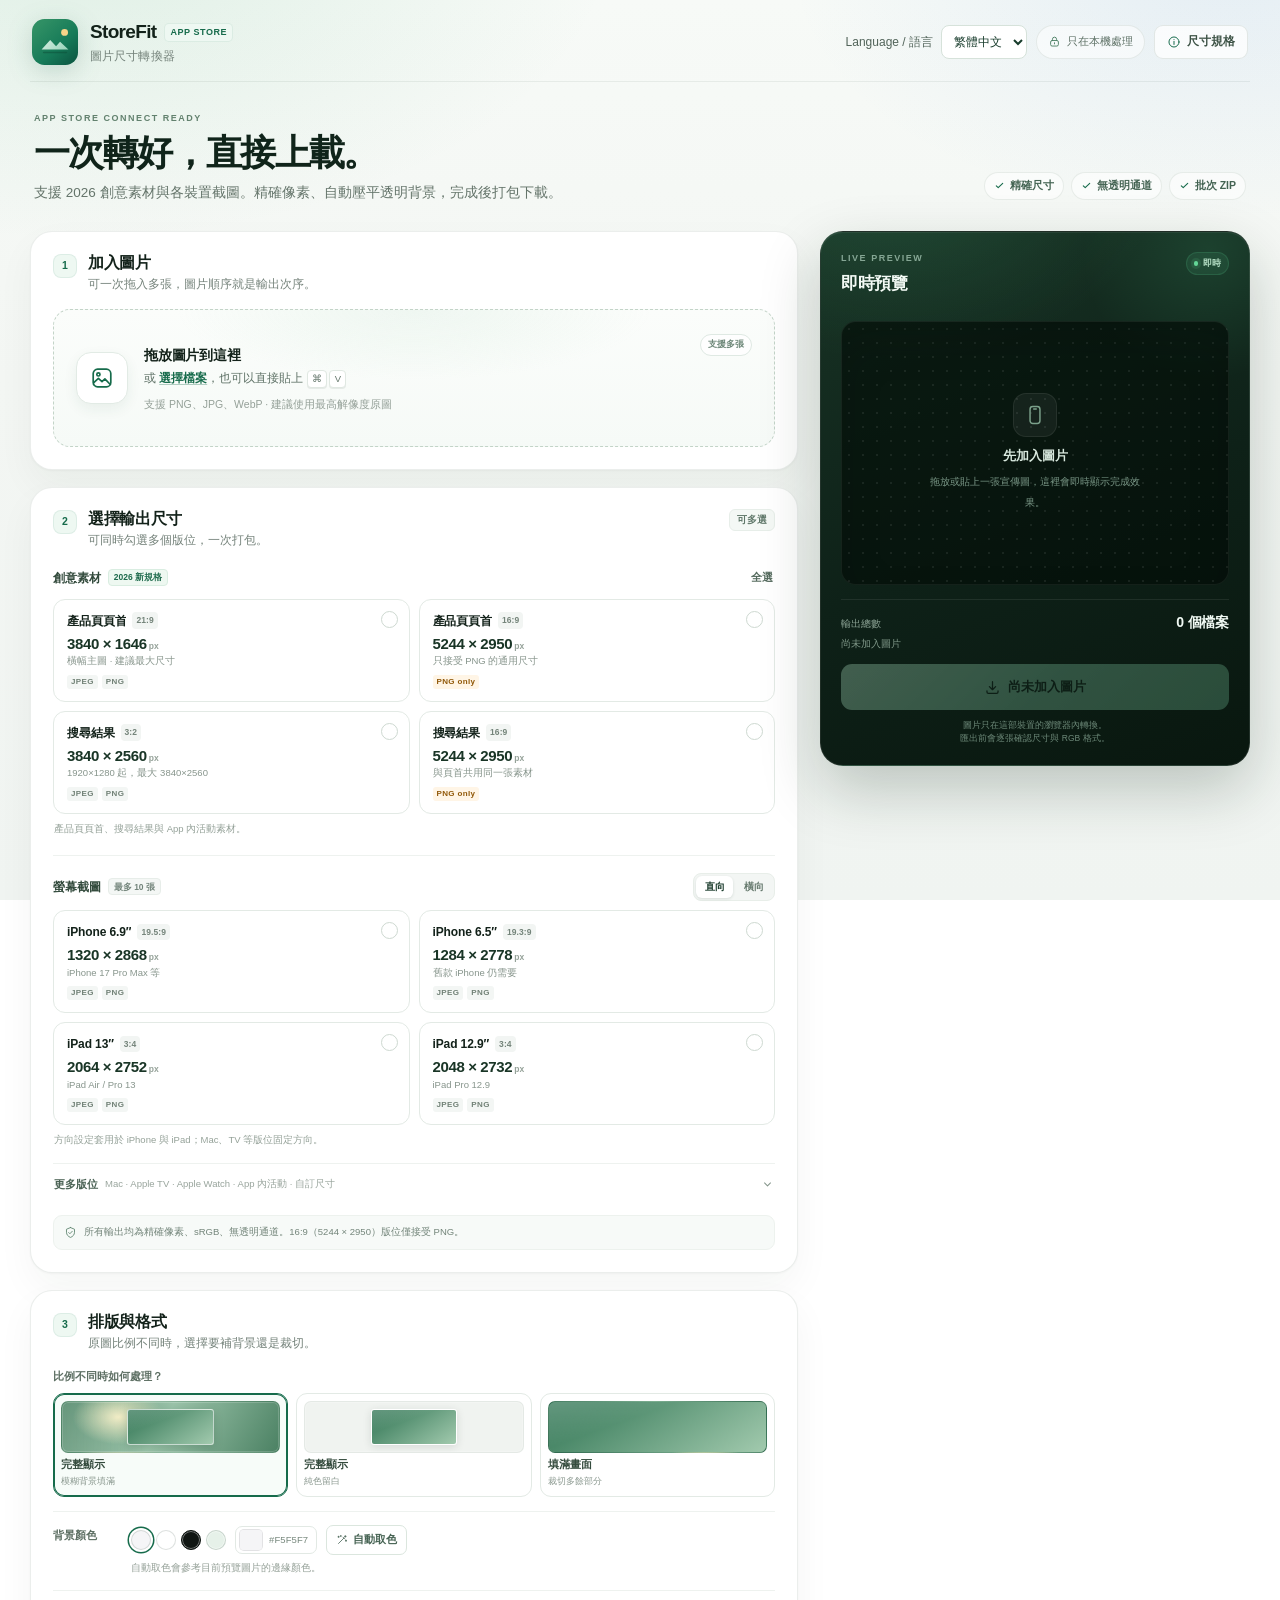
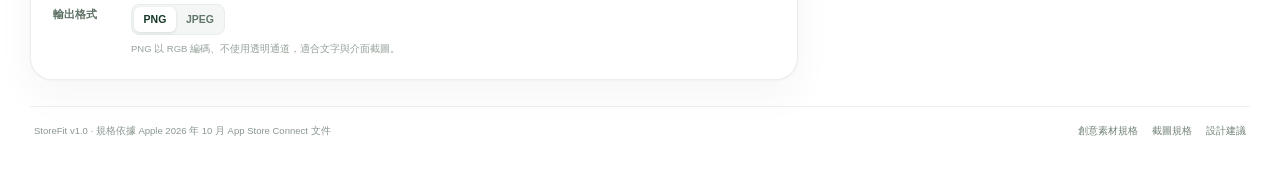
<file: index.html>
<!DOCTYPE html>
<html lang="zh-Hant">
<head>
<meta charset="utf-8">
<meta name="viewport" content="width=device-width, initial-scale=1">
<meta name="color-scheme" content="light">
<title>StoreFit — App Store 圖片尺寸轉換器</title>
<meta name="description" content="在本機把宣傳圖轉成 App Store Connect 要求的截圖、產品頁頁首與搜尋結果尺寸。精確像素、無透明通道、批次 ZIP 輸出。">
<link rel="stylesheet" href="styles.css">
<script src="app.js" defer></script>
</head>
<body>

<svg aria-hidden="true" class="svg-sprite">
  <symbol id="i-upload" viewBox="0 0 24 24" fill="none" stroke="currentColor" stroke-width="1.7" stroke-linecap="round" stroke-linejoin="round">
    <rect x="3.2" y="3.2" width="17.6" height="17.6" rx="4.4"/>
    <circle cx="8.4" cy="8.4" r="1.6"/>
    <path d="M3.8 16.6l4.6-4.3 3.6 3.4 2.9-2.8 4.9 5.1"/>
    <path d="M12 8.6v5.2M9.6 11l2.4-2.4L14.4 11" opacity="0"/>
  </symbol>
  <symbol id="i-info" viewBox="0 0 24 24" fill="none" stroke="currentColor" stroke-width="1.7" stroke-linecap="round" stroke-linejoin="round">
    <circle cx="12" cy="12" r="8.6"/>
    <path d="M12 11v5.2"/>
    <circle cx="12" cy="7.9" r=".9" fill="currentColor" stroke="none"/>
  </symbol>
  <symbol id="i-lock" viewBox="0 0 24 24" fill="none" stroke="currentColor" stroke-width="1.7" stroke-linecap="round" stroke-linejoin="round">
    <rect x="4.8" y="10.2" width="14.4" height="10.2" rx="2.8"/>
    <path d="M8.2 10.2V7.8a3.8 3.8 0 0 1 7.6 0v2.4"/>
    <path d="M12 14.3v2.1"/>
  </symbol>
  <symbol id="i-download" viewBox="0 0 24 24" fill="none" stroke="currentColor" stroke-width="1.8" stroke-linecap="round" stroke-linejoin="round">
    <path d="M12 3.8v11.1M7.6 10.7 12 15.1l4.4-4.4"/>
    <path d="M4.2 16.8v1.6a2 2 0 0 0 2 2h11.6a2 2 0 0 0 2-2v-1.6"/>
  </symbol>
  <symbol id="i-check" viewBox="0 0 24 24" fill="none" stroke="currentColor" stroke-width="2.4" stroke-linecap="round" stroke-linejoin="round">
    <path d="M5 12.6l4.2 4.2L19 7.2"/>
  </symbol>
  <symbol id="i-close" viewBox="0 0 24 24" fill="none" stroke="currentColor" stroke-width="1.8" stroke-linecap="round">
    <path d="M6 6l12 12M18 6L6 18"/>
  </symbol>
  <symbol id="i-chevron" viewBox="0 0 24 24" fill="none" stroke="currentColor" stroke-width="1.9" stroke-linecap="round" stroke-linejoin="round">
    <path d="M6.5 9.2L12 14.7l5.5-5.5"/>
  </symbol>
  <symbol id="i-shield" viewBox="0 0 24 24" fill="none" stroke="currentColor" stroke-width="1.6" stroke-linecap="round" stroke-linejoin="round">
    <path d="M12 2.9 19.4 6v5.5c0 4.6-3.1 8-7.4 9.6-4.3-1.6-7.4-5-7.4-9.6V6L12 2.9Z"/>
    <path d="M8.7 12.1l2.2 2.2 4.4-4.6"/>
  </symbol>
  <symbol id="i-wand" viewBox="0 0 24 24" fill="none" stroke="currentColor" stroke-width="1.6" stroke-linecap="round" stroke-linejoin="round">
    <path d="M5 19 15.8 8.2M13.9 6.3l3.8 3.8"/>
    <path d="M18.6 3.2v3.2M17 4.8h3.2M5.2 4.4v2.4M4 5.6h2.4M20 12.2v2.4M18.8 13.4h2.4M9.6 3.2v1.6M8.8 4h1.6"/>
  </symbol>
  <symbol id="i-swap" viewBox="0 0 24 24" fill="none" stroke="currentColor" stroke-width="1.7" stroke-linecap="round" stroke-linejoin="round">
    <path d="M4 8.2h15.2M16.2 5.2l3 3-3 3"/>
    <path d="M20 15.8H4.8M7.8 12.8l-3 3 3 3"/>
  </symbol>
  <symbol id="i-file" viewBox="0 0 24 24" fill="none" stroke="currentColor" stroke-width="1.6" stroke-linecap="round" stroke-linejoin="round">
    <path d="M6 3.5h7.5L19 9v11.5H6V3.5Z"/>
    <path d="M13.3 3.8V9H19"/>
  </symbol>
  <symbol id="i-plus" viewBox="0 0 24 24" fill="none" stroke="currentColor" stroke-width="1.8" stroke-linecap="round">
    <path d="M12 5v14M5 12h14"/>
  </symbol>
  <symbol id="i-arrow-right" viewBox="0 0 24 24" fill="none" stroke="currentColor" stroke-width="1.9" stroke-linecap="round" stroke-linejoin="round">
    <path d="M4.5 12h14M13.7 6.9l5.1 5.1-5.1 5.1"/>
  </symbol>
  <symbol id="i-monitor" viewBox="0 0 24 24" fill="none" stroke="currentColor" stroke-width="1.6" stroke-linecap="round" stroke-linejoin="round">
    <rect x="3.2" y="4.3" width="17.6" height="12.2" rx="2.2"/>
    <path d="M9 20h6M12 16.5V20"/>
  </symbol>
  <symbol id="i-phone" viewBox="0 0 24 24" fill="none" stroke="currentColor" stroke-width="1.6" stroke-linecap="round" stroke-linejoin="round">
    <rect x="6.6" y="2.8" width="10.8" height="18.4" rx="3"/>
    <path d="M10.6 5.4h2.8"/>
  </symbol>
  <symbol id="i-arrow-left-sm" viewBox="0 0 24 24" fill="none" stroke="currentColor" stroke-width="2" stroke-linecap="round" stroke-linejoin="round">
    <path d="M14.5 6.5 9 12l5.5 5.5"/>
  </symbol>
  <symbol id="i-arrow-right-sm" viewBox="0 0 24 24" fill="none" stroke="currentColor" stroke-width="2" stroke-linecap="round" stroke-linejoin="round">
    <path d="M9.5 6.5 15 12l-5.5 5.5"/>
  </symbol>
</svg>

<div class="app-shell">
  <header class="topbar">
    <div class="brand">
      <div class="brand-mark" aria-hidden="true">
        <svg viewBox="0 0 48 48">
          <defs>
            <linearGradient id="brandGradient" x1="8" y1="6" x2="42" y2="44" gradientUnits="userSpaceOnUse">
              <stop offset="0" stop-color="#2F8F64"/>
              <stop offset=".6" stop-color="#167A58"/>
              <stop offset="1" stop-color="#0E5D46"/>
            </linearGradient>
            <linearGradient id="brandSky" x1="12" y1="12" x2="36" y2="34" gradientUnits="userSpaceOnUse">
              <stop offset="0" stop-color="#EAF9F0"/>
              <stop offset="1" stop-color="#9FD7BE"/>
            </linearGradient>
          </defs>
          <rect width="48" height="48" rx="13" fill="url(#brandGradient)"/>
          <circle cx="34" cy="14" r="3.6" fill="#F7D488"/>
          <path d="M10 31.8 19 22l6.1 6.4 4.2-4.7 8.7 8.1H10Z" fill="url(#brandSky)" opacity=".95"/>
          <path d="M12 35h24" stroke="#0B4A35" stroke-width="1.4" stroke-linecap="round" opacity=".45"/>
        </svg>
      </div>
      <div class="brand-copy">
        <div class="brand-title-row">
          <h1>StoreFit</h1>
          <span class="brand-tag">App Store</span>
        </div>
        <p>圖片尺寸轉換器</p>
      </div>
    </div>
    <div class="top-actions">
      <label class="language-picker">
        <span>Language / 語言</span>
        <select aria-label="Language / 語言" onchange="window.location.href = this.value">
          <option value="index.html" selected>繁體中文</option>
          <option value="en/index.html">English</option>
        </select>
      </label>
      <span class="privacy-pill">
        <svg class="icon"><use href="#i-lock"/></svg>
        只在本機處理
      </span>
      <button type="button" class="ghost-button" id="specsBtn">
        <svg class="icon"><use href="#i-info"/></svg>
        尺寸規格
      </button>
    </div>
  </header>

  <section class="intro">
    <div class="intro-copy">
      <p class="eyebrow">APP STORE CONNECT READY</p>
      <h2>一次轉好，直接上載。</h2>
      <p class="intro-lead">支援 2026 創意素材與各裝置截圖。精確像素、自動壓平透明背景，完成後打包下載。</p>
    </div>
    <div class="intro-chips" aria-label="工具特點">
      <span><svg class="icon"><use href="#i-check"/></svg>精確尺寸</span>
      <span><svg class="icon"><use href="#i-check"/></svg>無透明通道</span>
      <span><svg class="icon"><use href="#i-check"/></svg>批次 ZIP</span>
    </div>
  </section>

  <main class="layout">
    <div class="workspace">

      <section class="card" id="uploadCard">
        <div class="card-head">
          <span class="step">1</span>
          <div class="head-text">
            <h2>加入圖片</h2>
            <p>可一次拖入多張，圖片順序就是輸出次序。</p>
          </div>
          <div class="head-actions">
            <button type="button" class="text-button danger" id="clearBtn" hidden>清除全部</button>
          </div>
        </div>

        <div class="dropzone" id="dropZone" role="button" tabindex="0" aria-label="選擇或拖放圖片">
          <input id="fileInput" type="file" accept="image/png,image/jpeg,image/webp" multiple hidden>
          <div class="drop-icon">
            <svg class="icon"><use href="#i-upload"/></svg>
          </div>
          <div class="drop-copy">
            <p class="drop-title">拖放圖片到這裡</p>
            <p class="drop-sub">或 <span class="inline-link">選擇檔案</span>，也可以直接貼上 <kbd>⌘</kbd><kbd>V</kbd></p>
            <p class="fine">支援 PNG、JPG、WebP · 建議使用最高解像度原圖</p>
          </div>
          <div class="drop-pill">支援多張</div>
        </div>

        <div class="sources" id="sources" hidden>
          <div class="sources-head">
            <p><strong id="sourceCount">0</strong> 張圖片<span class="muted"> · 點擊圖片可預覽</span></p>
            <div class="sources-head-actions">
              <span class="drag-hint">拖入可加入更多</span>
              <button type="button" class="add-more" id="addMoreBtn">
                <svg class="icon"><use href="#i-plus"/></svg>加入更多
              </button>
            </div>
          </div>
          <div class="sources-grid" id="sourcesGrid"></div>
          <div class="notice amber" id="sourceLimitNotice" hidden>
            <div>
              <strong>超過截圖張數上限</strong>
              <p>Apple 每個截圖尺寸最多 10 張，請移除部分圖片或只保留前 10 張。</p>
            </div>
            <button type="button" class="mini-button" id="trimSourcesBtn">只保留前 10 張</button>
          </div>
        </div>
      </section>

      <section class="card" id="targetsCard">
        <div class="card-head">
          <span class="step">2</span>
          <div class="head-text">
            <h2>選擇輸出尺寸</h2>
            <p>可同時勾選多個版位，一次打包。</p>
          </div>
          <span class="head-badge">可多選</span>
        </div>

        <div class="target-section">
          <div class="section-head">
            <div class="section-title">
              <h3>創意素材</h3>
              <span class="mini-tag new">2026 新規格</span>
            </div>
            <button type="button" class="text-button compact" data-select-group="creative">全選</button>
          </div>
          <div class="target-grid" id="creativeGrid"></div>
          <p class="section-hint">產品頁頁首、搜尋結果與 App 內活動素材。</p>
        </div>

        <div class="target-section">
          <div class="section-head">
            <div class="section-title">
              <h3>螢幕截圖</h3>
              <span class="mini-tag">最多 10 張</span>
            </div>
            <div class="segmented compact" id="orientationControl" role="group" aria-label="截圖方向">
              <button type="button" data-orientation="portrait" class="active">直向</button>
              <button type="button" data-orientation="landscape">橫向</button>
            </div>
          </div>
          <div class="target-grid" id="screenshotGrid"></div>
          <p class="section-hint">方向設定套用於 iPhone 與 iPad；Mac、TV 等版位固定方向。</p>
        </div>

        <details class="more-targets" id="moreTargets">
          <summary>
            <span class="more-title">更多版位</span>
            <span class="more-sub">Mac · Apple TV · Apple Watch · App 內活動 · 自訂尺寸</span>
            <svg class="icon chevron"><use href="#i-chevron"/></svg>
          </summary>
          <div class="more-body">
            <div class="target-grid" id="moreGrid"></div>
            <div class="custom-card" id="customCard">
              <label class="custom-toggle">
                <input type="checkbox" id="customCheck" data-target-check="custom">
                <span class="tick"><svg class="icon"><use href="#i-check"/></svg></span>
                <span>自訂尺寸</span>
              </label>
              <div class="custom-fields">
                <label class="dim-field">
                  <input id="customW" type="number" min="100" max="20000" step="1" inputmode="numeric" aria-label="自訂寬度（像素）">
                  <span>W</span>
                </label>
                <span class="times">×</span>
                <label class="dim-field">
                  <input id="customH" type="number" min="100" max="20000" step="1" inputmode="numeric" aria-label="自訂高度（像素）">
                  <span>H</span>
                </label>
                <span class="unit">px</span>
                <button type="button" class="icon-button" id="swapCustom" title="互換寬高" aria-label="互換寬高">
                  <svg class="icon"><use href="#i-swap"/></svg>
                </button>
              </div>
              <p class="custom-error" id="customError" hidden>請輸入 100–20000 之間的整數</p>
            </div>
          </div>
        </details>

        <div class="rule-note">
          <svg class="icon"><use href="#i-shield"/></svg>
          <p>所有輸出均為精確像素、sRGB、無透明通道。16:9（5244 × 2950）版位僅接受 PNG。</p>
        </div>
      </section>

      <section class="card" id="optionsCard">
        <div class="card-head">
          <span class="step">3</span>
          <div class="head-text">
            <h2>排版與格式</h2>
            <p>原圖比例不同時，選擇要補背景還是裁切。</p>
          </div>
        </div>

        <div class="option-block">
          <p class="option-label">比例不同時如何處理？</p>
          <div class="fit-grid" id="fitGrid">
            <label class="fit-option active" data-fit-card="blur">
              <input type="radio" name="fitMode" value="blur" checked>
              <span class="fit-visual blur"><span class="mini-frame"></span></span>
              <span class="fit-title">完整顯示</span>
              <span class="fit-sub">模糊背景填滿</span>
            </label>
            <label class="fit-option" data-fit-card="solid">
              <input type="radio" name="fitMode" value="solid">
              <span class="fit-visual solid"><span class="mini-frame"></span></span>
              <span class="fit-title">完整顯示</span>
              <span class="fit-sub">純色留白</span>
            </label>
            <label class="fit-option" data-fit-card="cover">
              <input type="radio" name="fitMode" value="cover">
              <span class="fit-visual cover"><span class="mini-frame"></span></span>
              <span class="fit-title">填滿畫面</span>
              <span class="fit-sub">裁切多餘部分</span>
            </label>
          </div>
        </div>

        <div class="option-row" id="bgRow" hidden>
          <div class="row-label">背景顏色</div>
          <div class="row-content">
            <div class="color-line">
              <div class="swatches" id="swatches">
                <button type="button" class="swatch active" data-color="#F5F5F7" style="--swatch:#F5F5F7" aria-label="淺灰"></button>
                <button type="button" class="swatch" data-color="#FFFFFF" style="--swatch:#FFFFFF" aria-label="白色"></button>
                <button type="button" class="swatch dark" data-color="#101613" style="--swatch:#101613" aria-label="深色"></button>
                <button type="button" class="swatch" data-color="#E6F1E9" style="--swatch:#E6F1E9" aria-label="淺綠"></button>
              </div>
              <label class="color-picker">
                <input type="color" id="bgColor" value="#F5F5F7" aria-label="選擇背景顏色">
                <span id="bgHex">#F5F5F7</span>
              </label>
              <button type="button" class="mini-button" id="autoColorBtn">
                <svg class="icon"><use href="#i-wand"/></svg>自動取色
              </button>
            </div>
            <p class="hint">自動取色會參考目前預覽圖片的邊緣顏色。</p>
          </div>
        </div>

        <div class="option-row" id="anchorRow" hidden>
          <div class="row-label">裁切位置</div>
          <div class="row-content">
            <div class="anchor-line">
              <div class="anchor-grid" id="anchorGrid" role="group" aria-label="裁切對齊位置"></div>
              <p class="hint anchor-hint">圖片比例與版位不同時，保留這個位置的畫面。<br>例如頁首文字在上方，可選「上」。</p>
            </div>
          </div>
        </div>

        <div class="option-row">
          <div class="row-label">輸出格式</div>
          <div class="row-content">
            <div class="format-line">
              <div class="segmented" id="formatControl" role="group" aria-label="輸出格式">
                <button type="button" data-format="png" class="active">PNG</button>
                <button type="button" data-format="jpg">JPEG</button>
              </div>
              <div class="quality-control" id="qualityControl" hidden>
                <label for="qualityRange">畫質 <output id="qualityValue">95%</output></label>
                <input type="range" id="qualityRange" min="80" max="100" step="1" value="95">
              </div>
            </div>
            <p class="hint" id="formatHint">PNG 以 RGB 編碼、不使用透明通道，適合文字與介面截圖。</p>
          </div>
        </div>
      </section>

    </div>

    <aside class="preview-panel" id="previewPanel" aria-label="即時預覽與匯出">
      <div class="preview-glow" aria-hidden="true"></div>
      <div class="preview-top">
        <div>
          <p class="eyebrow">LIVE PREVIEW</p>
          <h2>即時預覽</h2>
        </div>
        <span class="live-badge"><i></i>即時</span>
      </div>

      <div class="preview-tabs" id="previewTabs" aria-label="預覽版位"></div>

      <div class="preview-stage" id="previewStage">
        <div class="preview-empty" id="previewEmpty">
          <div class="empty-icon"><svg class="icon"><use href="#i-phone"/></svg></div>
          <p id="emptyTitle">先加入圖片</p>
          <span id="emptySub">拖放或貼上一張宣傳圖，這裡會即時顯示完成效果。</span>
        </div>
        <canvas id="previewCanvas" hidden></canvas>
      </div>

      <div class="preview-meta" id="previewMeta" hidden>
        <div class="preview-meta-copy">
          <p class="preview-name" id="previewName"></p>
          <p class="preview-source" id="previewSource"></p>
        </div>
        <div class="preview-badges" id="previewBadges"></div>
      </div>

      <div class="preview-nav" id="previewNav" hidden>
        <button type="button" id="prevSourceBtn" aria-label="上一張圖片">
          <svg class="icon"><use href="#i-arrow-left-sm"/></svg>
        </button>
        <span id="sourcePosition">1 / 1</span>
        <button type="button" id="nextSourceBtn" aria-label="下一張圖片">
          <svg class="icon"><use href="#i-arrow-right-sm"/></svg>
        </button>
        <span class="nav-hint">切換原圖</span>
      </div>

      <div class="preview-warnings" id="previewWarnings"></div>

      <div class="preview-summary">
        <div class="summary-top">
          <span>輸出總數</span>
          <strong><span id="totalOutputs">0</span> 個檔案</strong>
        </div>
        <p class="summary-detail" id="summaryDetail">選擇版位後即可匯出。</p>
      </div>

      <button type="button" class="export-button" id="exportBtn" disabled>
        <svg class="icon"><use href="#i-download"/></svg>
        <span id="exportLabel">先加入圖片</span>
      </button>
      <p class="preview-fine">圖片只在這部裝置的瀏覽器內轉換。<br>匯出前會逐張確認尺寸與 RGB 格式。</p>
    </aside>
  </main>

  <footer class="page-footer">
    <p>StoreFit v1.0 · 規格依據 Apple 2026 年 10 月 App Store Connect 文件</p>
    <div class="footer-links">
      <a href="https://developer.apple.com/help/app-store-connect/reference/app-information/creative-assets-specifications/" target="_blank" rel="noopener">創意素材規格</a>
      <a href="https://developer.apple.com/help/app-store-connect/reference/app-information/screenshot-specifications/" target="_blank" rel="noopener">截圖規格</a>
      <a href="https://developer.apple.com/app-store/asset-best-practices/" target="_blank" rel="noopener">設計建議</a>
    </div>
  </footer>
</div>

<dialog class="modal specs-modal" id="specsDialog">
  <div class="modal-head">
    <div>
      <p class="eyebrow">APP STORE REFERENCE</p>
      <h2>尺寸規格一覽</h2>
      <p class="modal-sub">2026 年 10 月 · 以 Apple 官方文件為準</p>
    </div>
    <button type="button" class="modal-close" data-close-dialog="specsDialog" aria-label="關閉">
      <svg class="icon"><use href="#i-close"/></svg>
    </button>
  </div>
  <div class="modal-body">
    <section class="spec-section">
      <div class="spec-title-row">
        <h3>創意素材</h3>
        <span class="mini-tag new">2026 新增</span>
      </div>
      <p class="spec-note">在 App Store Connect 的 Asset Library 上載。頁首與搜尋結果可使用同一張 16:9 通用素材。</p>
      <div class="table-wrap">
        <table class="spec-table">
          <thead><tr><th>版位</th><th>比例</th><th>像素</th><th>格式</th></tr></thead>
          <tbody>
            <tr><td>產品頁頁首</td><td>21:9</td><td><code>3840 × 1646</code></td><td>JPEG / PNG</td></tr>
            <tr><td>產品頁頁首</td><td>16:9</td><td><code>5244 × 2950</code></td><td><strong>只收 PNG</strong></td></tr>
            <tr><td>搜尋結果</td><td>3:2</td><td><code>1920 × 1280</code> 至 <code>3840 × 2560</code></td><td>JPEG / PNG</td></tr>
            <tr><td>搜尋結果</td><td>16:9</td><td><code>5244 × 2950</code></td><td><strong>只收 PNG</strong></td></tr>
          </tbody>
        </table>
      </div>
    </section>

    <section class="spec-section">
      <h3>螢幕截圖</h3>
      <p class="spec-note">每個裝置尺寸可上載 1–10 張。以下為本工具提供的最大尺寸；Apple 會自動向下縮放。</p>
      <div class="table-wrap">
        <table class="spec-table">
          <thead><tr><th>裝置</th><th>直向</th><th>橫向</th></tr></thead>
          <tbody>
            <tr><td>iPhone 6.9″</td><td><code>1320 × 2868</code></td><td><code>2868 × 1320</code></td></tr>
            <tr><td>iPhone 6.5″</td><td><code>1284 × 2778</code></td><td><code>2778 × 1284</code></td></tr>
            <tr><td>iPad 13″</td><td><code>2064 × 2752</code></td><td><code>2752 × 2064</code></td></tr>
            <tr><td>iPad 12.9″</td><td><code>2048 × 2732</code></td><td><code>2732 × 2048</code></td></tr>
            <tr><td>Mac（16:10）</td><td colspan="2"><code>2880 × 1800</code>（亦收 1280×800、1440×900、2560×1600）</td></tr>
            <tr><td>Apple TV</td><td colspan="2"><code>3840 × 2160</code>（或 1920×1080）</td></tr>
            <tr><td>Apple Vision Pro</td><td colspan="2"><code>3840 × 2160</code></td></tr>
            <tr><td>Apple Watch</td><td colspan="2">Ultra 4/3 <code>422×514</code>；Series 12/11/10 <code>416×496</code>；Series 9/8/7 <code>396×484</code>；系列 6 以後 <code>368×448</code></td></tr>
          </tbody>
        </table>
      </div>
    </section>

    <section class="spec-section">
      <h3>App 內活動</h3>
      <div class="table-wrap">
        <table class="spec-table">
          <thead><tr><th>版位</th><th>比例</th><th>像素範圍</th><th>格式</th></tr></thead>
          <tbody>
            <tr><td>活動卡片</td><td>16:9</td><td><code>1920 × 1080</code> 至 <code>3840 × 2160</code></td><td>PNG / JPEG</td></tr>
            <tr><td>活動詳情頁</td><td>9:16</td><td><code>1080 × 1920</code> 至 <code>2160 × 3840</code></td><td>PNG / JPEG</td></tr>
          </tbody>
        </table>
      </div>
    </section>

    <section class="spec-section">
      <h3>通用規則</h3>
      <ul class="rule-list">
        <li><span>01</span>所有圖片都不可包含透明通道或透明像素。</li>
        <li><span>02</span>尺寸必須完全符合，不能只接近；本工具輸出精確像素。</li>
        <li><span>03</span>每個截圖尺寸最多 10 張；只上載最大尺寸時，Apple 會自動縮放至其他裝置。</li>
        <li><span>04</span>16:9（5244 × 2950）只用 PNG；本工具會自動套用，不受全域 JPEG 設定影響。</li>
        <li><span>05</span>頁首與搜尋結果會在不同裝置被裁切，主體與文字請盡量置中，並預留安全區。</li>
        <li><span>06</span>本工具以 sRGB 輸出；字體、商標與文字請確認在你的帳戶與地區可使用。</li>
      </ul>
    </section>

    <div class="spec-links">
      <a class="link-button" href="https://developer.apple.com/help/app-store-connect/reference/app-information/creative-assets-specifications/" target="_blank" rel="noopener">Apple：創意素材規格</a>
      <a class="link-button" href="https://developer.apple.com/help/app-store-connect/reference/app-information/screenshot-specifications/" target="_blank" rel="noopener">Apple：截圖規格</a>
      <a class="link-button" href="https://developer.apple.com/app-store/asset-best-practices/" target="_blank" rel="noopener">Apple：素材設計建議</a>
    </div>
  </div>
</dialog>

<dialog class="modal progress-modal" id="progressDialog">
  <div class="progress-inner">
    <div class="spinner" aria-hidden="true"></div>
    <h2>正在輸出</h2>
    <p class="progress-text" id="progressText">準備中…</p>
    <div class="progress-track"><span id="progressBar"></span></div>
    <div class="progress-foot">
      <span id="progressCount">0 / 0</span>
      <button type="button" class="text-button danger" id="cancelExportBtn">取消</button>
    </div>
    <p class="fine">5244 × 2950 等大尺寸需要幾秒鐘，請保持此頁開啟。</p>
  </div>
</dialog>

<dialog class="modal result-modal" id="resultDialog">
  <div class="result-inner">
    <div class="success-mark"><svg class="icon"><use href="#i-check"/></svg></div>
    <p class="eyebrow">EXPORT COMPLETE</p>
    <h2>轉換完成</h2>
    <p class="result-summary" id="resultSummary"></p>
    <div class="result-list" id="resultList"></div>
    <p class="result-note">ZIP 已按版位分好資料夾，檔名依圖片順序編號。可直接上載至 App Store Connect。</p>
    <div class="result-actions">
      <button type="button" class="secondary-button" id="closeResultBtn">完成</button>
      <a class="primary-link" id="downloadAgainBtn" download>
        <svg class="icon"><use href="#i-download"/></svg>下載 ZIP
      </a>
    </div>
  </div>
</dialog>

<div class="toast" id="toast" role="status" aria-live="polite" hidden></div>

</body>
</html>
</file>
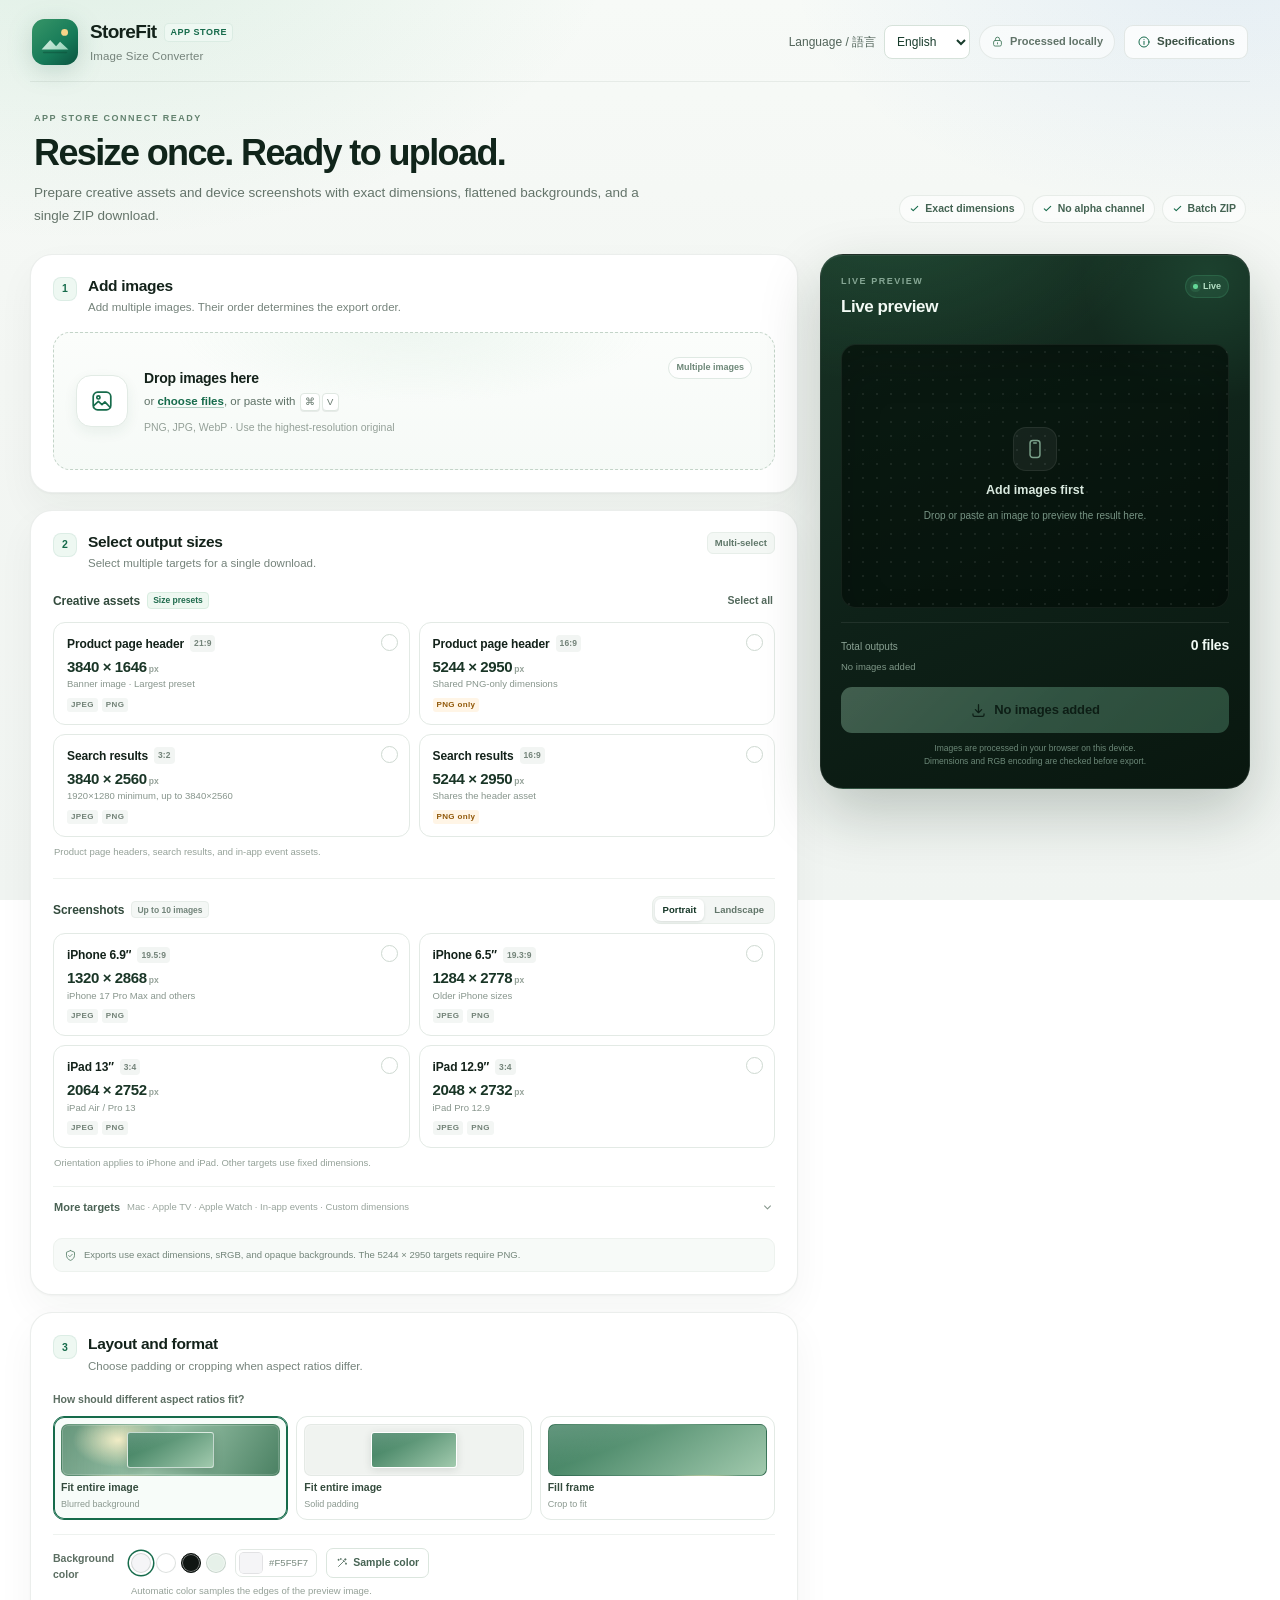
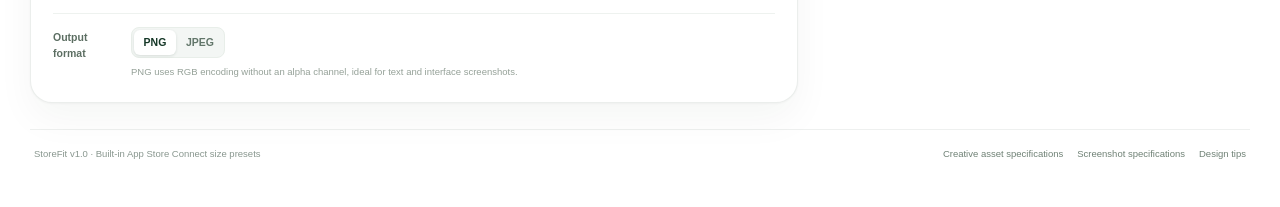
<file: en/index.html>
<!DOCTYPE html>
<html lang="en">
<head>
<meta charset="utf-8">
<meta name="viewport" content="width=device-width, initial-scale=1">
<meta name="color-scheme" content="light">
<title>StoreFit — App Store Image Size Converter</title>
<meta name="description" content="Convert images locally into App Store Connect screenshots, product page headers, and search assets. Exact pixels, opaque backgrounds, and batch ZIP downloads.">
<link rel="stylesheet" href="../styles.css">
<script src="app.js" defer></script>
</head>
<body>

<svg aria-hidden="true" class="svg-sprite">
  <symbol id="i-upload" viewBox="0 0 24 24" fill="none" stroke="currentColor" stroke-width="1.7" stroke-linecap="round" stroke-linejoin="round">
    <rect x="3.2" y="3.2" width="17.6" height="17.6" rx="4.4"/>
    <circle cx="8.4" cy="8.4" r="1.6"/>
    <path d="M3.8 16.6l4.6-4.3 3.6 3.4 2.9-2.8 4.9 5.1"/>
    <path d="M12 8.6v5.2M9.6 11l2.4-2.4L14.4 11" opacity="0"/>
  </symbol>
  <symbol id="i-info" viewBox="0 0 24 24" fill="none" stroke="currentColor" stroke-width="1.7" stroke-linecap="round" stroke-linejoin="round">
    <circle cx="12" cy="12" r="8.6"/>
    <path d="M12 11v5.2"/>
    <circle cx="12" cy="7.9" r=".9" fill="currentColor" stroke="none"/>
  </symbol>
  <symbol id="i-lock" viewBox="0 0 24 24" fill="none" stroke="currentColor" stroke-width="1.7" stroke-linecap="round" stroke-linejoin="round">
    <rect x="4.8" y="10.2" width="14.4" height="10.2" rx="2.8"/>
    <path d="M8.2 10.2V7.8a3.8 3.8 0 0 1 7.6 0v2.4"/>
    <path d="M12 14.3v2.1"/>
  </symbol>
  <symbol id="i-download" viewBox="0 0 24 24" fill="none" stroke="currentColor" stroke-width="1.8" stroke-linecap="round" stroke-linejoin="round">
    <path d="M12 3.8v11.1M7.6 10.7 12 15.1l4.4-4.4"/>
    <path d="M4.2 16.8v1.6a2 2 0 0 0 2 2h11.6a2 2 0 0 0 2-2v-1.6"/>
  </symbol>
  <symbol id="i-check" viewBox="0 0 24 24" fill="none" stroke="currentColor" stroke-width="2.4" stroke-linecap="round" stroke-linejoin="round">
    <path d="M5 12.6l4.2 4.2L19 7.2"/>
  </symbol>
  <symbol id="i-close" viewBox="0 0 24 24" fill="none" stroke="currentColor" stroke-width="1.8" stroke-linecap="round">
    <path d="M6 6l12 12M18 6L6 18"/>
  </symbol>
  <symbol id="i-chevron" viewBox="0 0 24 24" fill="none" stroke="currentColor" stroke-width="1.9" stroke-linecap="round" stroke-linejoin="round">
    <path d="M6.5 9.2L12 14.7l5.5-5.5"/>
  </symbol>
  <symbol id="i-shield" viewBox="0 0 24 24" fill="none" stroke="currentColor" stroke-width="1.6" stroke-linecap="round" stroke-linejoin="round">
    <path d="M12 2.9 19.4 6v5.5c0 4.6-3.1 8-7.4 9.6-4.3-1.6-7.4-5-7.4-9.6V6L12 2.9Z"/>
    <path d="M8.7 12.1l2.2 2.2 4.4-4.6"/>
  </symbol>
  <symbol id="i-wand" viewBox="0 0 24 24" fill="none" stroke="currentColor" stroke-width="1.6" stroke-linecap="round" stroke-linejoin="round">
    <path d="M5 19 15.8 8.2M13.9 6.3l3.8 3.8"/>
    <path d="M18.6 3.2v3.2M17 4.8h3.2M5.2 4.4v2.4M4 5.6h2.4M20 12.2v2.4M18.8 13.4h2.4M9.6 3.2v1.6M8.8 4h1.6"/>
  </symbol>
  <symbol id="i-swap" viewBox="0 0 24 24" fill="none" stroke="currentColor" stroke-width="1.7" stroke-linecap="round" stroke-linejoin="round">
    <path d="M4 8.2h15.2M16.2 5.2l3 3-3 3"/>
    <path d="M20 15.8H4.8M7.8 12.8l-3 3 3 3"/>
  </symbol>
  <symbol id="i-file" viewBox="0 0 24 24" fill="none" stroke="currentColor" stroke-width="1.6" stroke-linecap="round" stroke-linejoin="round">
    <path d="M6 3.5h7.5L19 9v11.5H6V3.5Z"/>
    <path d="M13.3 3.8V9H19"/>
  </symbol>
  <symbol id="i-plus" viewBox="0 0 24 24" fill="none" stroke="currentColor" stroke-width="1.8" stroke-linecap="round">
    <path d="M12 5v14M5 12h14"/>
  </symbol>
  <symbol id="i-arrow-right" viewBox="0 0 24 24" fill="none" stroke="currentColor" stroke-width="1.9" stroke-linecap="round" stroke-linejoin="round">
    <path d="M4.5 12h14M13.7 6.9l5.1 5.1-5.1 5.1"/>
  </symbol>
  <symbol id="i-monitor" viewBox="0 0 24 24" fill="none" stroke="currentColor" stroke-width="1.6" stroke-linecap="round" stroke-linejoin="round">
    <rect x="3.2" y="4.3" width="17.6" height="12.2" rx="2.2"/>
    <path d="M9 20h6M12 16.5V20"/>
  </symbol>
  <symbol id="i-phone" viewBox="0 0 24 24" fill="none" stroke="currentColor" stroke-width="1.6" stroke-linecap="round" stroke-linejoin="round">
    <rect x="6.6" y="2.8" width="10.8" height="18.4" rx="3"/>
    <path d="M10.6 5.4h2.8"/>
  </symbol>
  <symbol id="i-arrow-left-sm" viewBox="0 0 24 24" fill="none" stroke="currentColor" stroke-width="2" stroke-linecap="round" stroke-linejoin="round">
    <path d="M14.5 6.5 9 12l5.5 5.5"/>
  </symbol>
  <symbol id="i-arrow-right-sm" viewBox="0 0 24 24" fill="none" stroke="currentColor" stroke-width="2" stroke-linecap="round" stroke-linejoin="round">
    <path d="M9.5 6.5 15 12l-5.5 5.5"/>
  </symbol>
</svg>

<div class="app-shell">
  <header class="topbar">
    <div class="brand">
      <div class="brand-mark" aria-hidden="true">
        <svg viewBox="0 0 48 48">
          <defs>
            <linearGradient id="brandGradient" x1="8" y1="6" x2="42" y2="44" gradientUnits="userSpaceOnUse">
              <stop offset="0" stop-color="#2F8F64"/>
              <stop offset=".6" stop-color="#167A58"/>
              <stop offset="1" stop-color="#0E5D46"/>
            </linearGradient>
            <linearGradient id="brandSky" x1="12" y1="12" x2="36" y2="34" gradientUnits="userSpaceOnUse">
              <stop offset="0" stop-color="#EAF9F0"/>
              <stop offset="1" stop-color="#9FD7BE"/>
            </linearGradient>
          </defs>
          <rect width="48" height="48" rx="13" fill="url(#brandGradient)"/>
          <circle cx="34" cy="14" r="3.6" fill="#F7D488"/>
          <path d="M10 31.8 19 22l6.1 6.4 4.2-4.7 8.7 8.1H10Z" fill="url(#brandSky)" opacity=".95"/>
          <path d="M12 35h24" stroke="#0B4A35" stroke-width="1.4" stroke-linecap="round" opacity=".45"/>
        </svg>
      </div>
      <div class="brand-copy">
        <div class="brand-title-row">
          <h1>StoreFit</h1>
          <span class="brand-tag">App Store</span>
        </div>
        <p>Image Size Converter</p>
      </div>
    </div>
    <div class="top-actions">
      <label class="language-picker">
        <span>Language / 語言</span>
        <select aria-label="Language / 語言" onchange="window.location.href = this.value">
          <option value="../index.html">繁體中文</option>
          <option value="index.html" selected>English</option>
        </select>
      </label>
      <span class="privacy-pill">
        <svg class="icon"><use href="#i-lock"/></svg>
        Processed locally
      </span>
      <button type="button" class="ghost-button" id="specsBtn">
        <svg class="icon"><use href="#i-info"/></svg>
        Specifications
      </button>
    </div>
  </header>

  <section class="intro">
    <div class="intro-copy">
      <p class="eyebrow">APP STORE CONNECT READY</p>
      <h2>Resize once. Ready to upload.</h2>
      <p class="intro-lead">Prepare creative assets and device screenshots with exact dimensions, flattened backgrounds, and a single ZIP download.</p>
    </div>
    <div class="intro-chips" aria-label="Features">
      <span><svg class="icon"><use href="#i-check"/></svg>Exact dimensions</span>
      <span><svg class="icon"><use href="#i-check"/></svg>No alpha channel</span>
      <span><svg class="icon"><use href="#i-check"/></svg>Batch ZIP</span>
    </div>
  </section>

  <main class="layout">
    <div class="workspace">

      <section class="card" id="uploadCard">
        <div class="card-head">
          <span class="step">1</span>
          <div class="head-text">
            <h2>Add images</h2>
            <p>Add multiple images. Their order determines the export order.</p>
          </div>
          <div class="head-actions">
            <button type="button" class="text-button danger" id="clearBtn" hidden>Clear all</button>
          </div>
        </div>

        <div class="dropzone" id="dropZone" role="button" tabindex="0" aria-label="Choose or drop images">
          <input id="fileInput" type="file" accept="image/png,image/jpeg,image/webp" multiple hidden>
          <div class="drop-icon">
            <svg class="icon"><use href="#i-upload"/></svg>
          </div>
          <div class="drop-copy">
            <p class="drop-title">Drop images here</p>
            <p class="drop-sub">or <span class="inline-link">choose files</span>, or paste with <kbd>⌘</kbd><kbd>V</kbd></p>
            <p class="fine">PNG, JPG, WebP · Use the highest-resolution original</p>
          </div>
          <div class="drop-pill">Multiple images</div>
        </div>

        <div class="sources" id="sources" hidden>
          <div class="sources-head">
            <p><strong id="sourceCount">0</strong> images<span class="muted"> · Click to preview</span></p>
            <div class="sources-head-actions">
              <span class="drag-hint">Drop to add more</span>
              <button type="button" class="add-more" id="addMoreBtn">
                <svg class="icon"><use href="#i-plus"/></svg>Add more
              </button>
            </div>
          </div>
          <div class="sources-grid" id="sourcesGrid"></div>
          <div class="notice amber" id="sourceLimitNotice" hidden>
            <div>
              <strong>Too many screenshots</strong>
              <p>Each screenshot size supports up to 10 images. Remove images or keep the first 10.</p>
            </div>
            <button type="button" class="mini-button" id="trimSourcesBtn">Keep first 10</button>
          </div>
        </div>
      </section>

      <section class="card" id="targetsCard">
        <div class="card-head">
          <span class="step">2</span>
          <div class="head-text">
            <h2>Select output sizes</h2>
            <p>Select multiple targets for a single download.</p>
          </div>
          <span class="head-badge">Multi-select</span>
        </div>

        <div class="target-section">
          <div class="section-head">
            <div class="section-title">
              <h3>Creative assets</h3>
              <span class="mini-tag new">Size presets</span>
            </div>
            <button type="button" class="text-button compact" data-select-group="creative">Select all</button>
          </div>
          <div class="target-grid" id="creativeGrid"></div>
          <p class="section-hint">Product page headers, search results, and in-app event assets.</p>
        </div>

        <div class="target-section">
          <div class="section-head">
            <div class="section-title">
              <h3>Screenshots</h3>
              <span class="mini-tag">Up to 10 images</span>
            </div>
            <div class="segmented compact" id="orientationControl" role="group" aria-label="Screenshot orientation">
              <button type="button" data-orientation="portrait" class="active">Portrait</button>
              <button type="button" data-orientation="landscape">Landscape</button>
            </div>
          </div>
          <div class="target-grid" id="screenshotGrid"></div>
          <p class="section-hint">Orientation applies to iPhone and iPad. Other targets use fixed dimensions.</p>
        </div>

        <details class="more-targets" id="moreTargets">
          <summary>
            <span class="more-title">More targets</span>
            <span class="more-sub">Mac · Apple TV · Apple Watch · In-app events · Custom dimensions</span>
            <svg class="icon chevron"><use href="#i-chevron"/></svg>
          </summary>
          <div class="more-body">
            <div class="target-grid" id="moreGrid"></div>
            <div class="custom-card" id="customCard">
              <label class="custom-toggle">
                <input type="checkbox" id="customCheck" data-target-check="custom">
                <span class="tick"><svg class="icon"><use href="#i-check"/></svg></span>
                <span>Custom dimensions</span>
              </label>
              <div class="custom-fields">
                <label class="dim-field">
                  <input id="customW" type="number" min="100" max="20000" step="1" inputmode="numeric" aria-label="Custom width (pixels)">
                  <span>W</span>
                </label>
                <span class="times">×</span>
                <label class="dim-field">
                  <input id="customH" type="number" min="100" max="20000" step="1" inputmode="numeric" aria-label="Custom height (pixels)">
                  <span>H</span>
                </label>
                <span class="unit">px</span>
                <button type="button" class="icon-button" id="swapCustom" title="Swap width and height" aria-label="Swap width and height">
                  <svg class="icon"><use href="#i-swap"/></svg>
                </button>
              </div>
              <p class="custom-error" id="customError" hidden>Enter an integer between 100 and 20000</p>
            </div>
          </div>
        </details>

        <div class="rule-note">
          <svg class="icon"><use href="#i-shield"/></svg>
          <p>Exports use exact dimensions, sRGB, and opaque backgrounds. The 5244 × 2950 targets require PNG.</p>
        </div>
      </section>

      <section class="card" id="optionsCard">
        <div class="card-head">
          <span class="step">3</span>
          <div class="head-text">
            <h2>Layout and format</h2>
            <p>Choose padding or cropping when aspect ratios differ.</p>
          </div>
        </div>

        <div class="option-block">
          <p class="option-label">How should different aspect ratios fit?</p>
          <div class="fit-grid" id="fitGrid">
            <label class="fit-option active" data-fit-card="blur">
              <input type="radio" name="fitMode" value="blur" checked>
              <span class="fit-visual blur"><span class="mini-frame"></span></span>
              <span class="fit-title">Fit entire image</span>
              <span class="fit-sub">Blurred background</span>
            </label>
            <label class="fit-option" data-fit-card="solid">
              <input type="radio" name="fitMode" value="solid">
              <span class="fit-visual solid"><span class="mini-frame"></span></span>
              <span class="fit-title">Fit entire image</span>
              <span class="fit-sub">Solid padding</span>
            </label>
            <label class="fit-option" data-fit-card="cover">
              <input type="radio" name="fitMode" value="cover">
              <span class="fit-visual cover"><span class="mini-frame"></span></span>
              <span class="fit-title">Fill frame</span>
              <span class="fit-sub">Crop to fit</span>
            </label>
          </div>
        </div>

        <div class="option-row" id="bgRow" hidden>
          <div class="row-label">Background color</div>
          <div class="row-content">
            <div class="color-line">
              <div class="swatches" id="swatches">
                <button type="button" class="swatch active" data-color="#F5F5F7" style="--swatch:#F5F5F7" aria-label="Light gray"></button>
                <button type="button" class="swatch" data-color="#FFFFFF" style="--swatch:#FFFFFF" aria-label="White"></button>
                <button type="button" class="swatch dark" data-color="#101613" style="--swatch:#101613" aria-label="Dark"></button>
                <button type="button" class="swatch" data-color="#E6F1E9" style="--swatch:#E6F1E9" aria-label="Light green"></button>
              </div>
              <label class="color-picker">
                <input type="color" id="bgColor" value="#F5F5F7" aria-label="Choose background color">
                <span id="bgHex">#F5F5F7</span>
              </label>
              <button type="button" class="mini-button" id="autoColorBtn">
                <svg class="icon"><use href="#i-wand"/></svg>Sample color
              </button>
            </div>
            <p class="hint">Automatic color samples the edges of the preview image.</p>
          </div>
        </div>

        <div class="option-row" id="anchorRow" hidden>
          <div class="row-label">Crop position</div>
          <div class="row-content">
            <div class="anchor-line">
              <div class="anchor-grid" id="anchorGrid" role="group" aria-label="Crop alignment"></div>
              <p class="hint anchor-hint">Keep this area when cropping to a different aspect ratio.<br>Choose Top to preserve a heading near the top.</p>
            </div>
          </div>
        </div>

        <div class="option-row">
          <div class="row-label">Output format</div>
          <div class="row-content">
            <div class="format-line">
              <div class="segmented" id="formatControl" role="group" aria-label="Output format">
                <button type="button" data-format="png" class="active">PNG</button>
                <button type="button" data-format="jpg">JPEG</button>
              </div>
              <div class="quality-control" id="qualityControl" hidden>
                <label for="qualityRange">Quality <output id="qualityValue">95%</output></label>
                <input type="range" id="qualityRange" min="80" max="100" step="1" value="95">
              </div>
            </div>
            <p class="hint" id="formatHint">PNG uses RGB encoding without an alpha channel, ideal for text and interface screenshots.</p>
          </div>
        </div>
      </section>

    </div>

    <aside class="preview-panel" id="previewPanel" aria-label="Live preview and export">
      <div class="preview-glow" aria-hidden="true"></div>
      <div class="preview-top">
        <div>
          <p class="eyebrow">LIVE PREVIEW</p>
          <h2>Live preview</h2>
        </div>
        <span class="live-badge"><i></i>Live</span>
      </div>

      <div class="preview-tabs" id="previewTabs" aria-label="Preview targets"></div>

      <div class="preview-stage" id="previewStage">
        <div class="preview-empty" id="previewEmpty">
          <div class="empty-icon"><svg class="icon"><use href="#i-phone"/></svg></div>
          <p id="emptyTitle">Add images first</p>
          <span id="emptySub">Drop or paste an image to preview the result here.</span>
        </div>
        <canvas id="previewCanvas" hidden></canvas>
      </div>

      <div class="preview-meta" id="previewMeta" hidden>
        <div class="preview-meta-copy">
          <p class="preview-name" id="previewName"></p>
          <p class="preview-source" id="previewSource"></p>
        </div>
        <div class="preview-badges" id="previewBadges"></div>
      </div>

      <div class="preview-nav" id="previewNav" hidden>
        <button type="button" id="prevSourceBtn" aria-label="Previous image">
          <svg class="icon"><use href="#i-arrow-left-sm"/></svg>
        </button>
        <span id="sourcePosition">1 / 1</span>
        <button type="button" id="nextSourceBtn" aria-label="Next image">
          <svg class="icon"><use href="#i-arrow-right-sm"/></svg>
        </button>
        <span class="nav-hint">Change source</span>
      </div>

      <div class="preview-warnings" id="previewWarnings"></div>

      <div class="preview-summary">
        <div class="summary-top">
          <span>Total outputs</span>
          <strong><span id="totalOutputs">0</span> files</strong>
        </div>
        <p class="summary-detail" id="summaryDetail">Select a target to export.</p>
      </div>

      <button type="button" class="export-button" id="exportBtn" disabled>
        <svg class="icon"><use href="#i-download"/></svg>
        <span id="exportLabel">Add images first</span>
      </button>
      <p class="preview-fine">Images are processed in your browser on this device.<br>Dimensions and RGB encoding are checked before export.</p>
    </aside>
  </main>

  <footer class="page-footer">
    <p>StoreFit v1.0 · Built-in App Store Connect size presets</p>
    <div class="footer-links">
      <a href="https://developer.apple.com/help/app-store-connect/reference/app-information/creative-assets-specifications/" target="_blank" rel="noopener">Creative asset specifications</a>
      <a href="https://developer.apple.com/help/app-store-connect/reference/app-information/screenshot-specifications/" target="_blank" rel="noopener">Screenshot specifications</a>
      <a href="https://developer.apple.com/app-store/asset-best-practices/" target="_blank" rel="noopener">Design tips</a>
    </div>
  </footer>
</div>

<dialog class="modal specs-modal" id="specsDialog">
  <div class="modal-head">
    <div>
      <p class="eyebrow">APP STORE REFERENCE</p>
      <h2>Size specifications</h2>
      <p class="modal-sub">Refer to Apple documentation for current requirements</p>
    </div>
    <button type="button" class="modal-close" data-close-dialog="specsDialog" aria-label="Close">
      <svg class="icon"><use href="#i-close"/></svg>
    </button>
  </div>
  <div class="modal-body">
    <section class="spec-section">
      <div class="spec-title-row">
        <h3>Creative assets</h3>
        <span class="mini-tag new">Size presets</span>
      </div>
      <p class="spec-note">Upload in the App Store Connect Asset Library. Headers and search results can share a 16:9 asset.</p>
      <div class="table-wrap">
        <table class="spec-table">
          <thead><tr><th>Target</th><th>Aspect ratio</th><th>Pixels</th><th>Format</th></tr></thead>
          <tbody>
            <tr><td>Product page header</td><td>21:9</td><td><code>3840 × 1646</code></td><td>JPEG / PNG</td></tr>
            <tr><td>Product page header</td><td>16:9</td><td><code>5244 × 2950</code></td><td><strong>PNG only</strong></td></tr>
            <tr><td>Search results</td><td>3:2</td><td><code>1920 × 1280</code> to <code>3840 × 2560</code></td><td>JPEG / PNG</td></tr>
            <tr><td>Search results</td><td>16:9</td><td><code>5244 × 2950</code></td><td><strong>PNG only</strong></td></tr>
          </tbody>
        </table>
      </div>
    </section>

    <section class="spec-section">
      <h3>Screenshots</h3>
      <p class="spec-note">Upload 1–10 screenshots per device size. Available presets are listed below.</p>
      <div class="table-wrap">
        <table class="spec-table">
          <thead><tr><th>Device</th><th>Portrait</th><th>Landscape</th></tr></thead>
          <tbody>
            <tr><td>iPhone 6.9″</td><td><code>1320 × 2868</code></td><td><code>2868 × 1320</code></td></tr>
            <tr><td>iPhone 6.5″</td><td><code>1284 × 2778</code></td><td><code>2778 × 1284</code></td></tr>
            <tr><td>iPad 13″</td><td><code>2064 × 2752</code></td><td><code>2752 × 2064</code></td></tr>
            <tr><td>iPad 12.9″</td><td><code>2048 × 2732</code></td><td><code>2732 × 2048</code></td></tr>
            <tr><td>Mac (16:10)</td><td colspan="2"><code>2880 × 1800</code> (also accepts 1280×800, 1440×900, 2560×1600)</td></tr>
            <tr><td>Apple TV</td><td colspan="2"><code>3840 × 2160</code> (or 1920×1080)</td></tr>
            <tr><td>Apple Vision Pro</td><td colspan="2"><code>3840 × 2160</code></td></tr>
            <tr><td>Apple Watch</td><td colspan="2">Ultra 4/3 <code>422×514</code>; Series 12/11/10 <code>416×496</code>; Series 9/8/7 <code>396×484</code>; Series 6 and later <code>368×448</code></td></tr>
          </tbody>
        </table>
      </div>
    </section>

    <section class="spec-section">
      <h3>In-app events</h3>
      <div class="table-wrap">
        <table class="spec-table">
          <thead><tr><th>Target</th><th>Aspect ratio</th><th>Pixel range</th><th>Format</th></tr></thead>
          <tbody>
            <tr><td>Event card</td><td>16:9</td><td><code>1920 × 1080</code> to <code>3840 × 2160</code></td><td>PNG / JPEG</td></tr>
            <tr><td>Event detail</td><td>9:16</td><td><code>1080 × 1920</code> to <code>2160 × 3840</code></td><td>PNG / JPEG</td></tr>
          </tbody>
        </table>
      </div>
    </section>

    <section class="spec-section">
      <h3>General rules</h3>
      <ul class="rule-list">
        <li><span>01</span>Images must not contain an alpha channel or transparent pixels.</li>
        <li><span>02</span>Dimensions must match exactly. This tool exports exact pixel sizes.</li>
        <li><span>03</span>Each screenshot size supports up to 10 images. Check Apple documentation for device scaling rules.</li>
        <li><span>04</span>The 5244 × 2950 targets use PNG automatically, even when JPEG is selected.</li>
        <li><span>05</span>Headers and search assets may be cropped. Center key subjects and text with safe margins.</li>
        <li><span>06</span>Exports use sRGB. Confirm that you can use the fonts, trademarks, and text in your assets.</li>
      </ul>
    </section>

    <div class="spec-links">
      <a class="link-button" href="https://developer.apple.com/help/app-store-connect/reference/app-information/creative-assets-specifications/" target="_blank" rel="noopener">Apple：Creative asset specifications</a>
      <a class="link-button" href="https://developer.apple.com/help/app-store-connect/reference/app-information/screenshot-specifications/" target="_blank" rel="noopener">Apple：Screenshot specifications</a>
      <a class="link-button" href="https://developer.apple.com/app-store/asset-best-practices/" target="_blank" rel="noopener">Apple：Asset design tips</a>
    </div>
  </div>
</dialog>

<dialog class="modal progress-modal" id="progressDialog">
  <div class="progress-inner">
    <div class="spinner" aria-hidden="true"></div>
    <h2>Exporting</h2>
    <p class="progress-text" id="progressText">Preparing…</p>
    <div class="progress-track"><span id="progressBar"></span></div>
    <div class="progress-foot">
      <span id="progressCount">0 / 0</span>
      <button type="button" class="text-button danger" id="cancelExportBtn">Cancel</button>
    </div>
    <p class="fine">Large exports may take a few seconds. Keep this page open.</p>
  </div>
</dialog>

<dialog class="modal result-modal" id="resultDialog">
  <div class="result-inner">
    <div class="success-mark"><svg class="icon"><use href="#i-check"/></svg></div>
    <p class="eyebrow">EXPORT COMPLETE</p>
    <h2>Export complete</h2>
    <p class="result-summary" id="resultSummary"></p>
    <div class="result-list" id="resultList"></div>
    <p class="result-note">The ZIP contains folders for each target and numbered files in source order.</p>
    <div class="result-actions">
      <button type="button" class="secondary-button" id="closeResultBtn">Done</button>
      <a class="primary-link" id="downloadAgainBtn" download>
        <svg class="icon"><use href="#i-download"/></svg>Download ZIP
      </a>
    </div>
  </div>
</dialog>

<div class="toast" id="toast" role="status" aria-live="polite" hidden></div>

<script>
  window.addEventListener('error', function (event) {
    console.error('StoreFit error:', event.error || event.message);
  });
</script>
</body>
</html>
</file>
<file: styles.css>
/* StoreFit — local App Store image converter */

:root {
  --bg: #f3f6f3;
  --card: #ffffff;
  --ink: #13221a;
  --ink-soft: #3f5147;
  --muted: #75837b;
  --muted-2: #94a098;
  --line: #e4eae5;
  --line-soft: #eef2ef;
  --green: #166b4b;
  --green-deep: #0c4e37;
  --green-soft: #eef8f2;
  --green-tint: #f5fbf7;
  --blue: #0a6bdb;
  --amber: #9b5a06;
  --amber-soft: #fff7e9;
  --danger: #b23b32;
  --radius-lg: 22px;
  --radius-md: 15px;
  --shadow-card: 0 1px 2px rgba(18, 41, 28, 0.035), 0 16px 38px rgba(18, 41, 28, 0.045);
  --font: -apple-system, BlinkMacSystemFont, "SF Pro Text", "Segoe UI", "PingFang TC", "PingFang HK", "Noto Sans TC", "Microsoft JhengHei", sans-serif;
}

* { box-sizing: border-box; }

html {
  -webkit-text-size-adjust: 100%;
  color-scheme: light;
}

body {
  margin: 0;
  min-height: 100vh;
  color: var(--ink);
  font-family: var(--font);
  font-size: 14px;
  line-height: 1.5;
  background:
    radial-gradient(900px 520px at 6% -8%, rgba(93, 183, 133, 0.16), transparent 60%),
    radial-gradient(760px 440px at 96% -4%, rgba(79, 139, 222, 0.11), transparent 58%),
    linear-gradient(180deg, #f7faf7 0%, var(--bg) 42%, #f0f4f1 100%);
  background-attachment: fixed;
  -webkit-font-smoothing: antialiased;
  text-rendering: optimizeLegibility;
}

button,
input { font: inherit; }

button {
  color: inherit;
  background: none;
  border: 0;
  cursor: pointer;
}

button:disabled { cursor: not-allowed; }

a { color: var(--green); text-underline-offset: 2px; }

svg.icon {
  width: 18px;
  height: 18px;
  flex: none;
}

.svg-sprite {
  position: absolute;
  width: 0;
  height: 0;
  overflow: hidden;
}

[hidden] { display: none !important; }

::selection { background: rgba(22, 107, 75, 0.18); }

:focus-visible {
  outline: 2px solid #2a8a61;
  outline-offset: 2px;
}

.app-shell {
  width: 100%;
  max-width: 1340px;
  margin: 0 auto;
  padding: 0 30px 46px;
}

/* ---------- Top bar ---------- */

.topbar {
  min-height: 82px;
  display: flex;
  align-items: center;
  justify-content: space-between;
  gap: 18px;
  padding: 18px 2px 16px;
  border-bottom: 1px solid rgba(28, 58, 41, 0.075);
}

.brand {
  display: flex;
  align-items: center;
  gap: 12px;
  min-width: 0;
}

.brand-mark {
  width: 46px;
  height: 46px;
  flex: none;
  filter: drop-shadow(0 6px 12px rgba(15, 91, 63, 0.18));
}

.brand-mark svg { display: block; width: 100%; height: 100%; }

.brand-copy { min-width: 0; }

.brand-title-row {
  display: flex;
  align-items: center;
  gap: 8px;
}

.brand-title-row h1 {
  margin: 0;
  font-size: 19px;
  font-weight: 720;
  letter-spacing: -0.035em;
}

.brand-copy > p {
  margin: 1px 0 0;
  font-size: 11.5px;
  color: var(--muted);
  letter-spacing: 0.01em;
}

.brand-tag {
  font-size: 9px;
  font-weight: 700;
  letter-spacing: 0.06em;
  text-transform: uppercase;
  color: var(--green);
  background: var(--green-soft);
  border: 1px solid rgba(22, 107, 75, 0.09);
  border-radius: 5px;
  padding: 2px 5px;
}

.top-actions {
  display: flex;
  align-items: center;
  gap: 9px;
}

.privacy-pill {
  display: inline-flex;
  align-items: center;
  gap: 6px;
  height: 34px;
  padding: 0 11px;
  font-size: 11px;
  font-weight: 560;
  color: #607368;
  background: rgba(255, 255, 255, 0.55);
  border: 1px solid rgba(34, 66, 48, 0.09);
  border-radius: 999px;
}

.privacy-pill .icon { width: 13px; height: 13px; color: #4d8065; }

.ghost-button {
  display: inline-flex;
  align-items: center;
  gap: 6px;
  height: 34px;
  padding: 0 12px;
  border-radius: 9px;
  border: 1px solid rgba(30, 63, 44, 0.11);
  background: rgba(255, 255, 255, 0.75);
  font-size: 11.5px;
  font-weight: 600;
  color: #3b5144;
  transition: background 0.16s ease, border-color 0.16s ease, transform 0.16s ease;
}

.ghost-button .icon { width: 14px; height: 14px; color: var(--green); }

.ghost-button:hover {
  background: #fff;
  border-color: rgba(30, 63, 44, 0.2);
  transform: translateY(-1px);
}

/* ---------- Intro ---------- */

.intro {
  display: flex;
  align-items: flex-end;
  justify-content: space-between;
  gap: 32px;
  padding: 30px 4px 26px;
}

.intro-copy { max-width: 720px; }

.eyebrow {
  margin: 0 0 6px;
  font-size: 9px;
  font-weight: 750;
  letter-spacing: 0.17em;
  color: #62816e;
  text-transform: uppercase;
}

.intro h2 {
  margin: 0;
  font-size: clamp(27px, 3.2vw, 36px);
  font-weight: 730;
  line-height: 1.15;
  letter-spacing: -0.045em;
  color: #10241a;
}

.intro-lead {
  margin: 9px 0 0;
  max-width: 640px;
  font-size: 13.5px;
  line-height: 1.7;
  color: #64746a;
}

.intro-chips {
  display: flex;
  flex-wrap: wrap;
  gap: 7px;
  justify-content: flex-end;
  padding-bottom: 5px;
}

.intro-chips span {
  display: inline-flex;
  align-items: center;
  gap: 5px;
  font-size: 10.5px;
  font-weight: 600;
  color: #436352;
  background: rgba(255, 255, 255, 0.58);
  border: 1px solid rgba(33, 76, 51, 0.09);
  border-radius: 999px;
  padding: 5px 9px;
}

.intro-chips .icon { width: 11px; height: 11px; color: var(--green); }

/* ---------- Layout ---------- */

.layout {
  display: grid;
  grid-template-columns: minmax(0, 1fr) minmax(378px, 430px);
  align-items: start;
  gap: 22px;
}

.workspace {
  display: flex;
  flex-direction: column;
  gap: 17px;
  min-width: 0;
}

.card {
  background: var(--card);
  border: 1px solid rgba(24, 57, 39, 0.085);
  border-radius: var(--radius-lg);
  padding: 21px 22px 22px;
  box-shadow: var(--shadow-card);
  min-width: 0;
  position: relative;
}

.card.drag-active {
  outline: 2px dashed rgba(22, 107, 75, 0.52);
  outline-offset: -8px;
  background: #fbfefc;
}

.card-head {
  display: flex;
  align-items: flex-start;
  gap: 11px;
  margin-bottom: 16px;
}

.step {
  flex: none;
  width: 24px;
  height: 24px;
  display: grid;
  place-items: center;
  border-radius: 8px;
  background: var(--green-soft);
  color: var(--green);
  border: 1px solid rgba(22, 107, 75, 0.08);
  font-size: 10.5px;
  font-weight: 750;
  letter-spacing: 0.01em;
  margin-top: 1px;
}

.head-text { min-width: 0; }

.head-text h2 {
  margin: 0;
  font-size: 15.5px;
  line-height: 1.3;
  font-weight: 680;
  letter-spacing: -0.02em;
}

.head-text p {
  margin: 3px 0 0;
  font-size: 11.5px;
  line-height: 1.5;
  color: var(--muted);
}

.head-actions { margin-left: auto; }

.head-badge {
  margin-left: auto;
  font-size: 9.5px;
  font-weight: 640;
  color: #60786a;
  background: #f4f8f5;
  border: 1px solid #e7eee9;
  border-radius: 6px;
  padding: 3px 7px;
  white-space: nowrap;
}

.text-button {
  font-size: 11.5px;
  font-weight: 600;
  color: #53695c;
  padding: 4px 2px;
  border-radius: 5px;
  transition: color 0.15s ease;
}

.text-button:hover { color: var(--green); }
.text-button.danger { color: #a34b43; }
.text-button.danger:hover { color: var(--danger); }
.text-button.compact { font-size: 10.5px; }

.mini-button {
  display: inline-flex;
  align-items: center;
  justify-content: center;
  gap: 5px;
  padding: 6px 9px;
  border: 1px solid #dbe6de;
  border-radius: 7px;
  background: #fff;
  color: #466353;
  font-size: 10.5px;
  font-weight: 620;
  white-space: nowrap;
  transition: border-color 0.15s ease, background 0.15s ease;
}

.mini-button:hover { border-color: #b9cfc0; background: #f9fcfa; }
.mini-button .icon { width: 12px; height: 12px; }

.icon-button {
  width: 28px;
  height: 28px;
  display: inline-grid;
  place-items: center;
  border-radius: 7px;
  border: 1px solid #e1e9e3;
  color: #5b7466;
  background: #fff;
  transition: background 0.15s ease, border-color 0.15s ease;
}

.icon-button:hover { background: #f6faf7; border-color: #c8d9cd; }
.icon-button .icon { width: 14px; height: 14px; }

.muted { color: var(--muted); }
.fine { font-size: 10.5px; color: var(--muted-2); line-height: 1.55; }

/* ---------- Dropzone ---------- */

.dropzone {
  display: flex;
  align-items: center;
  justify-content: center;
  gap: 16px;
  min-height: 138px;
  padding: 24px 22px;
  border: 1.5px dashed #c3d4c8;
  border-radius: 17px;
  background:
    radial-gradient(340px 100px at 50% 0%, rgba(172, 215, 187, 0.16), transparent 70%),
    linear-gradient(180deg, #fbfdfb, #f6faf7);
  text-align: left;
  transition: border-color 0.18s ease, background 0.18s ease, transform 0.18s ease;
}

.dropzone:hover,
.dropzone.is-dragging {
  border-color: #6fa789;
  background:
    radial-gradient(380px 120px at 50% 0%, rgba(112, 184, 143, 0.18), transparent 70%),
    #f6fbf8;
  transform: translateY(-1px);
}

.drop-icon {
  flex: none;
  width: 52px;
  height: 52px;
  border-radius: 15px;
  display: grid;
  place-items: center;
  color: var(--green);
  background: #fff;
  border: 1px solid #e2ebe5;
  box-shadow: 0 5px 14px rgba(31, 79, 50, 0.07);
}

.drop-icon .icon { width: 24px; height: 24px; }

.drop-copy { min-width: 0; }

.drop-title {
  margin: 0;
  font-size: 14px;
  font-weight: 650;
  letter-spacing: -0.015em;
}

.drop-sub {
  margin: 3px 0 0;
  font-size: 11.5px;
  color: #5f7267;
  line-height: 1.65;
}

.inline-link {
  color: var(--green);
  font-weight: 650;
  text-decoration: underline;
  text-decoration-color: rgba(22, 107, 75, 0.32);
  text-underline-offset: 2px;
}

kbd {
  display: inline-block;
  min-width: 17px;
  padding: 0 4px;
  margin: 0 1px;
  font-family: var(--font);
  font-size: 9.5px;
  line-height: 16px;
  text-align: center;
  color: #66786d;
  background: #fff;
  border: 1px solid #e0e8e2;
  border-radius: 4px;
  box-shadow: 0 1px 0 rgba(22, 48, 32, 0.08);
}

.drop-copy .fine { margin: 8px 0 0; }

.drop-pill {
  flex: none;
  align-self: flex-start;
  margin-left: auto;
  font-size: 9px;
  font-weight: 650;
  color: #6d8778;
  background: rgba(255, 255, 255, 0.8);
  border: 1px solid #dfe9e3;
  border-radius: 999px;
  padding: 3px 7px;
}

/* ---------- Sources ---------- */

.sources { min-width: 0; }

.sources-head {
  display: flex;
  align-items: center;
  justify-content: space-between;
  gap: 12px;
  margin-bottom: 11px;
}

.sources-head p {
  margin: 0;
  font-size: 11.5px;
  color: #566a5e;
}

.sources-head strong {
  color: var(--ink);
  font-weight: 700;
}

.sources-head-actions {
  display: flex;
  align-items: center;
  gap: 10px;
}

.drag-hint {
  font-size: 9.5px;
  color: #94a399;
}

.add-more {
  display: inline-flex;
  align-items: center;
  gap: 4px;
  height: 28px;
  padding: 0 9px;
  border-radius: 7px;
  border: 1px solid #dfe8e2;
  background: #fff;
  color: #456152;
  font-size: 10.5px;
  font-weight: 620;
  transition: background 0.15s ease, border-color 0.15s ease;
}

.add-more:hover { background: #f7fbf8; border-color: #c4d8ca; }
.add-more .icon { width: 12px; height: 12px; }

.sources-grid {
  display: grid;
  grid-template-columns: repeat(auto-fill, minmax(142px, 1fr));
  gap: 10px;
}

.source {
  position: relative;
  min-width: 0;
  border: 1px solid #e3eae5;
  border-radius: 12px;
  background: #fff;
  overflow: hidden;
  cursor: pointer;
  transition: border-color 0.16s ease, box-shadow 0.16s ease, transform 0.16s ease;
}

.source:hover {
  border-color: #b8cdbf;
  transform: translateY(-1px);
  box-shadow: 0 7px 18px rgba(21, 55, 34, 0.06);
}

.source.selected {
  border-color: var(--green);
  box-shadow: 0 0 0 3px rgba(22, 107, 75, 0.09);
}

.source-thumb {
  position: relative;
  aspect-ratio: 16 / 10;
  background: #edf2ee;
  overflow: hidden;
}

.source-thumb img {
  display: block;
  width: 100%;
  height: 100%;
  object-fit: cover;
  transition: transform 0.3s ease;
}

.source:hover .source-thumb img { transform: scale(1.025); }

.order-badge {
  position: absolute;
  top: 7px;
  left: 7px;
  min-width: 20px;
  height: 19px;
  padding: 0 5px;
  display: inline-flex;
  align-items: center;
  justify-content: center;
  border-radius: 5px;
  color: #fff;
  background: rgba(9, 27, 17, 0.7);
  font-size: 9px;
  font-weight: 700;
  font-variant-numeric: tabular-nums;
  backdrop-filter: blur(4px);
}

.remove-button {
  position: absolute;
  top: 6px;
  right: 6px;
  width: 22px;
  height: 22px;
  display: grid;
  place-items: center;
  border-radius: 50%;
  color: #fff;
  background: rgba(9, 27, 17, 0.64);
  backdrop-filter: blur(4px);
  opacity: 0;
  transition: opacity 0.15s ease, background 0.15s ease;
}

.remove-button:hover { background: rgba(139, 40, 34, 0.9); }
.remove-button .icon { width: 11px; height: 11px; }
.source:hover .remove-button,
.source:focus-within .remove-button { opacity: 1; }

.selected-pill {
  position: absolute;
  left: 7px;
  bottom: 7px;
  padding: 2px 6px;
  border-radius: 4px;
  color: #0c412d;
  background: rgba(238, 250, 243, 0.9);
  border: 1px solid rgba(255, 255, 255, 0.55);
  font-size: 8.5px;
  font-weight: 700;
  letter-spacing: 0.02em;
  backdrop-filter: blur(4px);
}

.source-meta {
  padding: 8px 9px 0;
  min-width: 0;
}

.source-name {
  margin: 0;
  font-size: 10.5px;
  font-weight: 620;
  line-height: 1.35;
  white-space: nowrap;
  overflow: hidden;
  text-overflow: ellipsis;
}

.source-dims {
  margin: 2px 0 0;
  font-size: 9.5px;
  color: var(--muted-2);
  font-variant-numeric: tabular-nums;
  white-space: nowrap;
  overflow: hidden;
  text-overflow: ellipsis;
}

.source-foot {
  display: flex;
  align-items: center;
  justify-content: space-between;
  min-height: 27px;
  padding: 3px 6px 5px 9px;
}

.source-foot .tiny { font-size: 8.5px; color: #a0aca4; }

.move-group {
  display: flex;
  gap: 2px;
  margin-left: auto;
}

.move-button {
  width: 21px;
  height: 20px;
  display: grid;
  place-items: center;
  border-radius: 5px;
  color: #6e8175;
  transition: background 0.15s ease, color 0.15s ease;
}

.move-button:hover:not(:disabled) { background: #eef5f0; color: var(--green); }
.move-button:disabled { opacity: 0.28; }
.move-button .icon { width: 11px; height: 11px; }

.notice {
  margin-top: 12px;
  display: flex;
  align-items: center;
  justify-content: space-between;
  gap: 14px;
  border-radius: 10px;
  padding: 10px 12px;
  font-size: 10.5px;
}

.notice.amber {
  background: var(--amber-soft);
  border: 1px solid #f1ddbc;
  color: #71490d;
}

.notice strong {
  display: block;
  font-size: 10.5px;
  font-weight: 700;
}

.notice p { margin: 2px 0 0; color: #8a6527; line-height: 1.5; }

/* ---------- Targets ---------- */

.target-section + .target-section {
  margin-top: 19px;
  padding-top: 17px;
  border-top: 1px solid var(--line-soft);
}

.section-head {
  display: flex;
  align-items: center;
  justify-content: space-between;
  gap: 12px;
  margin-bottom: 9px;
  min-height: 24px;
}

.section-title {
  display: flex;
  align-items: center;
  gap: 7px;
  min-width: 0;
}

.section-title h3 {
  margin: 0;
  font-size: 12px;
  font-weight: 700;
  letter-spacing: -0.005em;
  color: #324a3c;
}

.mini-tag {
  display: inline-flex;
  align-items: center;
  height: 17px;
  padding: 0 5px;
  border-radius: 4px;
  background: #f4f7f5;
  border: 1px solid #e7ede9;
  color: #72847a;
  font-size: 8.5px;
  font-weight: 620;
  white-space: nowrap;
}

.mini-tag.new {
  color: #1f6b4d;
  background: #eef8f1;
  border-color: #d9ede1;
}

.target-grid {
  display: grid;
  grid-template-columns: repeat(2, minmax(0, 1fr));
  gap: 9px;
}

.target-card {
  position: relative;
  display: block;
  min-width: 0;
  padding: 12px 13px;
  border: 1px solid #e3eae5;
  border-radius: 12px;
  background: #fff;
  cursor: pointer;
  transition: border-color 0.16s ease, background 0.16s ease, box-shadow 0.16s ease, transform 0.16s ease;
}

.target-card:hover {
  border-color: #b8cdbf;
  transform: translateY(-1px);
  box-shadow: 0 5px 16px rgba(20, 52, 32, 0.05);
}

.target-card.selected {
  border-color: var(--green);
  background: linear-gradient(180deg, #f8fdfa, #f2faf5);
  box-shadow: 0 0 0 1px var(--green) inset;
}

.target-card input {
  position: absolute;
  width: 1px;
  height: 1px;
  opacity: 0;
  pointer-events: none;
}

.tick {
  position: absolute;
  top: 11px;
  right: 11px;
  width: 17px;
  height: 17px;
  border-radius: 50%;
  border: 1.5px solid #ced9d1;
  background: #fff;
  color: transparent;
  display: grid;
  place-items: center;
  transition: background 0.15s ease, border-color 0.15s ease, color 0.15s ease;
}

.tick .icon { width: 10px; height: 10px; }

.target-card.selected .tick,
.custom-card.selected .tick {
  border-color: var(--green);
  background: var(--green);
  color: #fff;
}

.t-top {
  display: flex;
  align-items: center;
  gap: 6px;
  padding-right: 20px;
  min-width: 0;
}

.t-name {
  font-size: 12px;
  font-weight: 650;
  letter-spacing: -0.01em;
  white-space: nowrap;
  overflow: hidden;
  text-overflow: ellipsis;
}

.t-ratio {
  flex: none;
  font-size: 8.5px;
  font-weight: 700;
  color: #74847a;
  background: #f2f5f3;
  border-radius: 4px;
  padding: 2px 4px;
  letter-spacing: 0.01em;
}

.t-dims {
  display: block;
  margin: 5px 0 1px;
  font-size: 15px;
  font-weight: 660;
  line-height: 1.25;
  letter-spacing: -0.025em;
  color: #193526;
  font-variant-numeric: tabular-nums;
  white-space: nowrap;
}

.t-dims .px {
  margin-left: 2px;
  font-size: 8.5px;
  font-weight: 550;
  letter-spacing: 0;
  color: #95a299;
}

.t-sub {
  display: block;
  margin: 0;
  font-size: 9.5px;
  line-height: 1.4;
  color: #87958c;
  white-space: nowrap;
  overflow: hidden;
  text-overflow: ellipsis;
  padding-right: 4px;
}

.t-bottom {
  display: flex;
  flex-wrap: wrap;
  gap: 4px;
  margin-top: 7px;
}

.fmt {
  font-size: 8px;
  font-weight: 700;
  letter-spacing: 0.045em;
  color: #718176;
  background: #f3f6f4;
  border-radius: 3px;
  padding: 2px 4px;
  line-height: 1.25;
}

.fmt.png-only {
  color: #91590a;
  background: #fff5e6;
}

.section-hint {
  margin: 8px 1px 0;
  font-size: 9.5px;
  line-height: 1.5;
  color: #94a198;
}

.segmented {
  display: inline-flex;
  gap: 2px;
  padding: 2px;
  border-radius: 8px;
  background: #f3f6f4;
  border: 1px solid #e8eee9;
}

.segmented button {
  min-width: 42px;
  height: 25px;
  padding: 0 8px;
  border-radius: 6px;
  color: #62766a;
  font-size: 10.5px;
  font-weight: 620;
  display: inline-flex;
  align-items: center;
  justify-content: center;
  transition: background 0.16s ease, color 0.16s ease, box-shadow 0.16s ease;
}

.segmented button.active {
  color: #153727;
  background: #fff;
  box-shadow: 0 1px 3px rgba(20, 48, 30, 0.12);
}

.segmented.compact button {
  min-width: 37px;
  height: 22px;
  font-size: 9.5px;
}

/* More targets */

.more-targets {
  margin-top: 16px;
  border-top: 1px solid var(--line-soft);
  padding-top: 2px;
}

.more-targets summary {
  list-style: none;
  display: flex;
  align-items: center;
  gap: 7px;
  padding: 10px 1px 8px;
  cursor: pointer;
  user-select: none;
  border-radius: 6px;
}

.more-targets summary::-webkit-details-marker { display: none; }
.more-targets summary:hover .more-title { color: var(--green); }

.more-title {
  font-size: 11px;
  font-weight: 650;
  color: #4a6254;
  transition: color 0.15s ease;
}

.more-sub {
  font-size: 9.5px;
  color: #98a49c;
  min-width: 0;
  overflow: hidden;
  text-overflow: ellipsis;
  white-space: nowrap;
}

.more-targets .chevron {
  width: 13px;
  height: 13px;
  margin-left: auto;
  color: #84958a;
  transition: transform 0.2s ease;
}

.more-targets[open] .chevron { transform: rotate(180deg); }

.more-body { padding-top: 3px; }

/* Custom size */

.custom-card {
  position: relative;
  display: flex;
  align-items: center;
  flex-wrap: wrap;
  gap: 9px 13px;
  margin-top: 9px;
  padding: 10px 12px;
  border: 1px solid #e3eae5;
  border-radius: 12px;
  background: #fff;
  transition: border-color 0.16s ease, background 0.16s ease, box-shadow 0.16s ease;
}

.custom-card.selected {
  border-color: var(--green);
  background: linear-gradient(180deg, #f8fdfa, #f2faf5);
  box-shadow: 0 0 0 1px var(--green) inset;
}

.custom-toggle {
  display: inline-flex;
  align-items: center;
  gap: 8px;
  font-size: 11.5px;
  font-weight: 650;
  cursor: pointer;
  padding: 2px 0;
}

.custom-toggle input {
  position: absolute;
  width: 1px;
  height: 1px;
  opacity: 0;
  pointer-events: none;
}

.custom-toggle .tick {
  position: relative;
  top: auto;
  right: auto;
  flex: none;
}

.custom-fields {
  display: flex;
  align-items: center;
  gap: 6px;
  flex-wrap: wrap;
}

.dim-field {
  display: flex;
  align-items: center;
  gap: 4px;
  height: 28px;
  padding: 0 6px 0 7px;
  border: 1px solid #e2e9e4;
  border-radius: 7px;
  background: #f9fbf9;
}

.dim-field:focus-within {
  border-color: #86b39a;
  background: #fff;
  box-shadow: 0 0 0 2px rgba(22, 107, 75, 0.08);
}

.dim-field input {
  width: 55px;
  border: 0;
  outline: 0;
  padding: 0;
  color: #263d2f;
  background: transparent;
  font-size: 11px;
  font-weight: 620;
  font-variant-numeric: tabular-nums;
  -moz-appearance: textfield;
}

.dim-field input::-webkit-outer-spin-button,
.dim-field input::-webkit-inner-spin-button {
  -webkit-appearance: none;
  margin: 0;
}

.dim-field span {
  font-size: 8px;
  font-weight: 700;
  color: #9aa79f;
}

.times { font-size: 10px; color: #9ba89f; }
.unit { font-size: 9.5px; color: #9ba89f; }

.dim-field input:disabled {
  color: #b0bbb3;
  cursor: not-allowed;
}

.dim-field:has(input:disabled) {
  background: #f3f5f3;
  border-color: #eaefe9;
}

.dim-field:has(input[aria-invalid="true"]) {
  border-color: #e6b3ac;
  background: #fdf6f5;
}

.custom-card:has(.custom-error:not([hidden])) {
  border-color: #e6b3ac;
}

.custom-error {
  flex-basis: 100%;
  margin: 0;
  font-size: 9.5px;
  color: var(--danger);
}

.rule-note {
  display: flex;
  align-items: flex-start;
  gap: 7px;
  margin-top: 14px;
  padding: 9px 10px;
  border-radius: 9px;
  background: #f7faf8;
  border: 1px solid #edf2ee;
  color: #73857a;
}

.rule-note .icon {
  width: 13px;
  height: 13px;
  margin-top: 1px;
  color: #5c846d;
}

.rule-note p {
  margin: 0;
  font-size: 9.5px;
  line-height: 1.55;
}

/* ---------- Options ---------- */

.option-block { padding-top: 1px; }

.option-label {
  margin: 0 0 8px;
  font-size: 10.5px;
  font-weight: 650;
  color: #5c6e62;
}

.fit-grid {
  display: grid;
  grid-template-columns: repeat(3, minmax(0, 1fr));
  gap: 8px;
}

.fit-option {
  position: relative;
  display: flex;
  flex-direction: column;
  gap: 5px;
  padding: 7px 7px 9px;
  border: 1px solid #e3eae5;
  border-radius: 11px;
  background: #fff;
  cursor: pointer;
  transition: border-color 0.16s ease, background 0.16s ease, box-shadow 0.16s ease;
}

.fit-option:hover { border-color: #bdd0c3; }

.fit-option.active {
  border-color: var(--green);
  background: #f7fcf9;
  box-shadow: 0 0 0 1px var(--green) inset;
}

.fit-option input {
  position: absolute;
  width: 1px;
  height: 1px;
  opacity: 0;
  pointer-events: none;
}

.fit-visual {
  position: relative;
  display: block;
  height: 52px;
  border-radius: 7px;
  overflow: hidden;
  background: #d7e4db;
  border: 1px solid rgba(34, 72, 49, 0.06);
}

.fit-visual::after {
  content: "";
  position: absolute;
  inset: 0;
  box-shadow: inset 0 0 0 1px rgba(255, 255, 255, 0.18);
  border-radius: 6px;
}

.fit-visual.blur {
  background:
    radial-gradient(70px 42px at 26% 30%, rgba(255, 244, 203, 0.9), transparent 65%),
    linear-gradient(120deg, #598d70, #9bc4aa 46%, #4b8163);
}

.fit-visual.blur::before {
  content: "";
  position: absolute;
  inset: -30%;
  background: linear-gradient(90deg, rgba(255,255,255,.16), transparent 40%);
  filter: blur(10px);
}

.fit-visual.solid { background: #f0f3f0; }

.fit-visual.cover {
  background:
    radial-gradient(60px 34px at 72% 24%, rgba(255, 235, 177, 0.9), transparent 65%),
    linear-gradient(135deg, #2f6b50, #80b395 58%, #376e53);
}

.fit-visual .mini-frame {
  position: absolute;
  top: 7px;
  bottom: 7px;
  left: 28%;
  right: 28%;
  z-index: 1;
  border-radius: 3px;
  background:
    linear-gradient(160deg, rgba(255,255,255,.25), transparent 36%),
    linear-gradient(145deg, #2f7453, #a2caae);
  border: 1px solid rgba(255, 255, 255, 0.65);
}

.fit-visual.blur .mini-frame {
  left: 30%;
  right: 30%;
  box-shadow: 0 2px 10px rgba(15, 47, 29, 0.18);
}

.fit-visual.solid .mini-frame {
  left: 30%;
  right: 30%;
  border-color: #fff;
  box-shadow: 0 2px 8px rgba(22, 42, 29, 0.12);
}

.fit-visual.cover .mini-frame {
  top: 0;
  bottom: 0;
  left: 0;
  right: 0;
  border: 0;
  border-radius: 0;
}

.fit-title {
  font-size: 10.5px;
  font-weight: 650;
  color: #344b3d;
  line-height: 1.25;
}

.fit-sub {
  font-size: 9px;
  color: #8a988f;
  line-height: 1.3;
}

.option-row {
  display: flex;
  gap: 13px;
  align-items: flex-start;
  margin-top: 14px;
  padding-top: 13px;
  border-top: 1px solid var(--line-soft);
}

.row-label {
  flex: none;
  width: 65px;
  padding-top: 3px;
  font-size: 10.5px;
  font-weight: 650;
  color: #5c6e62;
}

.row-content {
  flex: 1;
  min-width: 0;
}

.color-line,
.format-line {
  display: flex;
  align-items: center;
  flex-wrap: wrap;
  gap: 9px;
}

.swatches {
  display: flex;
  align-items: center;
  gap: 5px;
}

.swatch {
  width: 20px;
  height: 20px;
  padding: 0;
  border-radius: 50%;
  background: var(--swatch);
  border: 1px solid rgba(30, 55, 40, 0.15);
  box-shadow: inset 0 0 0 1px rgba(255, 255, 255, 0.45);
  transition: transform 0.15s ease, box-shadow 0.15s ease;
}

.swatch:hover { transform: scale(1.08); }

.swatch.active {
  box-shadow: 0 0 0 2px #fff, 0 0 0 3.5px var(--green);
}

.swatch.dark { border-color: #0b120e; }

.color-picker {
  display: inline-flex;
  align-items: center;
  gap: 6px;
  height: 28px;
  padding: 2px 8px 2px 3px;
  border: 1px solid #e2e9e4;
  border-radius: 7px;
  background: #fff;
  cursor: pointer;
}

.color-picker input[type="color"] {
  -webkit-appearance: none;
  appearance: none;
  width: 24px;
  height: 22px;
  padding: 0;
  border: 0;
  border-radius: 5px;
  overflow: hidden;
  background: none;
  cursor: pointer;
}

.color-picker input[type="color"]::-webkit-color-swatch-wrapper { padding: 0; }
.color-picker input[type="color"]::-webkit-color-swatch { border: 1px solid rgba(0,0,0,.08); border-radius: 4px; }

.color-picker span {
  font-size: 9.5px;
  color: #77887d;
  font-variant-numeric: tabular-nums;
  letter-spacing: 0.01em;
}

.hint {
  margin: 6px 0 0;
  font-size: 9.5px;
  line-height: 1.55;
  color: #95a198;
}

.anchor-line {
  display: flex;
  align-items: center;
  gap: 15px;
  flex-wrap: wrap;
}

.anchor-grid {
  display: grid;
  grid-template-columns: repeat(3, 26px);
  grid-template-rows: repeat(3, 26px);
  gap: 4px;
  padding: 4px;
  border-radius: 9px;
  background: #f7faf8;
  border: 1px solid #edf2ee;
}

.anchor-button {
  position: relative;
  display: grid;
  place-items: center;
  border: 1px solid #e1e9e3;
  border-radius: 5px;
  background: #fff;
  transition: border-color 0.15s ease, background 0.15s ease;
}

.anchor-button::after {
  content: "";
  width: 4px;
  height: 4px;
  border-radius: 50%;
  background: #bcc9c0;
  transition: background 0.15s ease, transform 0.15s ease;
}

.anchor-button:hover { border-color: #a9c2b2; }

.anchor-button.active {
  border-color: var(--green);
  background: var(--green);
}

.anchor-button.active::after {
  background: #fff;
  transform: scale(1.4);
}

.anchor-hint { flex: 1; min-width: 145px; margin: 0; }

.format-line { gap: 10px; }

.quality-control {
  display: flex;
  align-items: center;
  gap: 8px;
}

.quality-control label {
  display: inline-flex;
  align-items: center;
  gap: 4px;
  font-size: 9.5px;
  color: #718378;
  white-space: nowrap;
}

.quality-control output {
  color: #3d5b49;
  font-variant-numeric: tabular-nums;
  font-weight: 650;
}

input[type="range"] {
  width: 110px;
  height: 18px;
  accent-color: var(--green);
  cursor: pointer;
}

#formatHint { margin-top: 7px; }

/* ---------- Preview panel ---------- */

.preview-panel {
  position: sticky;
  top: 18px;
  z-index: 2;
  padding: 20px;
  border-radius: 23px;
  color: #eef6f1;
  background:
    radial-gradient(400px 280px at 18% -10%, rgba(76, 176, 123, 0.19), transparent 65%),
    linear-gradient(158deg, #183325 0%, #0e2118 54%, #09170f 100%);
  border: 1px solid rgba(255, 255, 255, 0.09);
  box-shadow:
    0 24px 60px rgba(12, 39, 23, 0.23),
    inset 0 1px 0 rgba(255, 255, 255, 0.06);
  overflow: hidden;
}

.preview-glow {
  position: absolute;
  top: -120px;
  right: -100px;
  width: 280px;
  height: 280px;
  border-radius: 50%;
  background: radial-gradient(circle, rgba(81, 201, 139, 0.14), transparent 64%);
  pointer-events: none;
}

.preview-top {
  position: relative;
  display: flex;
  align-items: flex-start;
  justify-content: space-between;
  gap: 10px;
}

.preview-panel .eyebrow { color: #86a795; }

.preview-top h2 {
  margin: 0;
  font-size: 17px;
  font-weight: 680;
  letter-spacing: -0.025em;
  color: #f3faf5;
}

.live-badge {
  display: inline-flex;
  align-items: center;
  gap: 5px;
  padding: 4px 7px;
  border-radius: 999px;
  background: rgba(91, 207, 143, 0.1);
  border: 1px solid rgba(91, 207, 143, 0.16);
  color: #b5dfc5;
  font-size: 9px;
  font-weight: 650;
}

.live-badge i {
  width: 4.5px;
  height: 4.5px;
  border-radius: 50%;
  background: #63d697;
  box-shadow: 0 0 0 3px rgba(99, 214, 151, 0.12);
}

.preview-tabs {
  position: relative;
  display: flex;
  gap: 5px;
  overflow-x: auto;
  padding: 13px 0 2px;
  scrollbar-width: none;
}

.preview-tabs::-webkit-scrollbar { display: none; }

.preview-tabs button {
  flex: none;
  padding: 5px 9px;
  border-radius: 7px;
  border: 1px solid transparent;
  background: rgba(255, 255, 255, 0.055);
  color: #9eb5a7;
  font-size: 9.5px;
  font-weight: 600;
  white-space: nowrap;
  transition: background 0.15s ease, color 0.15s ease, border-color 0.15s ease;
}

.preview-tabs button:hover { background: rgba(255, 255, 255, 0.09); color: #dcece2; }

.preview-tabs button.active {
  background: #edf9f1;
  border-color: #edf9f1;
  color: #163124;
}

.preview-stage {
  position: relative;
  display: grid;
  place-items: center;
  min-height: 264px;
  max-height: 420px;
  margin-top: 9px;
  padding: 16px;
  border-radius: 15px;
  border: 1px solid rgba(255, 255, 255, 0.055);
  background-color: rgba(3, 11, 7, 0.56);
  background-image: radial-gradient(rgba(255, 255, 255, 0.075) 1px, transparent 1px);
  background-size: 14px 14px;
  overflow: hidden;
}

.preview-stage::after {
  content: "";
  position: absolute;
  inset: 0;
  border-radius: 14px;
  box-shadow: inset 0 20px 40px rgba(0, 0, 0, 0.16);
  pointer-events: none;
}

#previewCanvas {
  display: block;
  width: auto;
  height: auto;
  max-width: 100%;
  max-height: 386px;
  border-radius: 7px;
  background: #fff;
  box-shadow: 0 18px 38px rgba(0, 0, 0, 0.36);
  position: relative;
  z-index: 1;
}

.preview-empty {
  position: relative;
  z-index: 1;
  max-width: 250px;
  text-align: center;
  padding: 12px;
}

.empty-icon {
  width: 44px;
  height: 44px;
  margin: 0 auto 10px;
  display: grid;
  place-items: center;
  border-radius: 13px;
  background: rgba(255, 255, 255, 0.055);
  border: 1px solid rgba(255, 255, 255, 0.07);
  color: #7ba18b;
}

.empty-icon .icon { width: 22px; height: 22px; }

.preview-empty p {
  margin: 0 0 4px;
  font-size: 12.5px;
  font-weight: 650;
  color: #d9e9df;
}

.preview-empty span {
  font-size: 10px;
  line-height: 1.6;
  color: #789585;
}

.preview-meta {
  display: flex;
  align-items: flex-start;
  justify-content: space-between;
  gap: 9px;
  margin-top: 11px;
}

.preview-meta-copy { min-width: 0; }

.preview-name {
  margin: 0;
  font-size: 12px;
  font-weight: 650;
  color: #f0f8f3;
  line-height: 1.35;
}

.preview-source {
  margin: 2px 0 0;
  max-width: 205px;
  font-size: 9.5px;
  color: #829c8c;
  overflow: hidden;
  text-overflow: ellipsis;
  white-space: nowrap;
}

.preview-badges {
  display: flex;
  flex-wrap: wrap;
  gap: 4px;
  justify-content: flex-end;
}

.pb {
  display: inline-flex;
  align-items: center;
  padding: 2.5px 5px;
  border-radius: 4px;
  border: 1px solid rgba(255, 255, 255, 0.06);
  background: rgba(255, 255, 255, 0.065);
  color: #a6bdae;
  font-size: 8.5px;
  font-weight: 650;
  letter-spacing: 0.02em;
  white-space: nowrap;
}

.pb.accent {
  color: #9fe3bb;
  background: rgba(89, 208, 140, 0.12);
  border-color: rgba(89, 208, 140, 0.14);
}

.preview-nav {
  display: flex;
  align-items: center;
  gap: 5px;
  margin-top: 8px;
  color: #829d8c;
  font-size: 9px;
}

.preview-nav button {
  width: 22px;
  height: 22px;
  display: grid;
  place-items: center;
  border-radius: 5px;
  background: rgba(255, 255, 255, 0.05);
  border: 1px solid rgba(255, 255, 255, 0.06);
  color: #a8c0b1;
  transition: background 0.15s ease;
}

.preview-nav button:hover { background: rgba(255, 255, 255, 0.1); }
.preview-nav .icon { width: 12px; height: 12px; }
.preview-nav span { font-variant-numeric: tabular-nums; }
.preview-nav .nav-hint { margin-left: 4px; color: #6f8b7a; }

.preview-warnings {
  display: flex;
  flex-direction: column;
  gap: 5px;
  margin-top: 9px;
}

.preview-warnings:empty { display: none; }

.warning {
  display: flex;
  gap: 6px;
  padding: 7px 8px;
  border-radius: 7px;
  border: 1px solid rgba(255, 187, 82, 0.14);
  background: rgba(255, 187, 82, 0.075);
  color: #e1c18b;
  font-size: 9.5px;
  line-height: 1.5;
}

.warning::before {
  content: "!";
  flex: none;
  width: 13px;
  height: 13px;
  margin-top: 1px;
  display: grid;
  place-items: center;
  border-radius: 50%;
  background: rgba(255, 187, 82, 0.14);
  color: #edca91;
  font-size: 8px;
  font-weight: 750;
}

.warning.info {
  border-color: rgba(135, 188, 255, 0.14);
  background: rgba(135, 188, 255, 0.07);
  color: #a9c8e6;
}

.warning.info::before {
  content: "i";
  background: rgba(135, 188, 255, 0.14);
  color: #b8d6f3;
}

.warning.danger {
  border-color: rgba(255, 130, 113, 0.17);
  background: rgba(255, 130, 113, 0.08);
  color: #efb0a5;
}

.warning.danger::before {
  content: "!";
  background: rgba(255, 130, 113, 0.16);
  color: #f2b8ae;
}

.preview-summary {
  margin-top: 14px;
  padding-top: 12px;
  border-top: 1px solid rgba(255, 255, 255, 0.08);
}

.summary-top {
  display: flex;
  align-items: baseline;
  justify-content: space-between;
  gap: 10px;
  color: #8ba294;
  font-size: 10px;
}

.summary-top strong {
  color: #f1faf4;
  font-size: 14px;
  font-weight: 650;
  letter-spacing: -0.015em;
}

.summary-detail {
  margin: 4px 0 0;
  color: #7f9788;
  font-size: 9.5px;
  line-height: 1.5;
}

.export-button {
  width: 100%;
  min-height: 46px;
  margin-top: 13px;
  display: flex;
  align-items: center;
  justify-content: center;
  gap: 7px;
  border-radius: 11px;
  background: linear-gradient(135deg, #83e6ab 0%, #48ce89 52%, #35c078 100%);
  color: #072817;
  font-size: 13px;
  font-weight: 750;
  letter-spacing: -0.01em;
  box-shadow:
    0 9px 24px rgba(61, 203, 126, 0.18),
    inset 0 1px 0 rgba(255, 255, 255, 0.28);
  transition: transform 0.16s ease, filter 0.16s ease, opacity 0.16s ease;
}

.export-button .icon { width: 17px; height: 17px; }

.export-button:hover:not(:disabled) {
  transform: translateY(-1px);
  filter: brightness(1.035);
}

.export-button:active:not(:disabled) { transform: translateY(0); }

.export-button:disabled {
  opacity: 0.34;
  filter: saturate(0.5);
  box-shadow: none;
}

.preview-fine {
  margin: 9px 0 0;
  text-align: center;
  color: #6c8878;
  font-size: 8.5px;
  line-height: 1.55;
}

/* ---------- Footer ---------- */

.page-footer {
  display: flex;
  align-items: center;
  justify-content: space-between;
  gap: 16px;
  margin-top: 26px;
  padding: 17px 4px 0;
  border-top: 1px solid rgba(28, 58, 41, 0.075);
  color: #89978f;
  font-size: 9.5px;
}

.page-footer p { margin: 0; }

.footer-links {
  display: flex;
  gap: 14px;
}

.footer-links a {
  color: #6f8175;
  text-decoration: none;
}

.footer-links a:hover {
  color: var(--green);
  text-decoration: underline;
}

/* ---------- Modals ---------- */

.modal {
  width: 100%;
  padding: 0;
  border: 0;
  border-radius: 20px;
  background: #fff;
  color: var(--ink);
  box-shadow: 0 34px 100px rgba(7, 25, 14, 0.28);
}

.modal::backdrop {
  background: rgba(7, 19, 12, 0.52);
  backdrop-filter: blur(5px);
}

.specs-modal {
  max-width: min(840px, calc(100vw - 32px));
  max-height: min(88vh, 920px);
  overflow: hidden;
}

.modal-head {
  position: relative;
  display: flex;
  align-items: flex-start;
  justify-content: space-between;
  gap: 16px;
  padding: 21px 24px 15px;
  border-bottom: 1px solid var(--line-soft);
  background:
    radial-gradient(400px 120px at 0% 0%, rgba(155, 209, 174, 0.16), transparent 65%),
    #fff;
}

.modal-head h2 {
  margin: 0;
  font-size: 20px;
  font-weight: 700;
  letter-spacing: -0.035em;
}

.modal-sub {
  margin: 3px 0 0;
  font-size: 10.5px;
  color: var(--muted);
}

.modal-close {
  flex: none;
  width: 29px;
  height: 29px;
  display: grid;
  place-items: center;
  border-radius: 8px;
  border: 1px solid #e4ebe6;
  background: #fff;
  color: #6c7e73;
  transition: background 0.15s ease;
}

.modal-close:hover { background: #f4f8f5; }
.modal-close .icon { width: 15px; height: 15px; }

.modal-body {
  max-height: calc(88vh - 94px);
  overflow-y: auto;
  padding: 5px 24px 26px;
  scrollbar-width: thin;
}

.spec-section {
  padding: 18px 0;
  border-bottom: 1px solid var(--line-soft);
}

.spec-section:last-of-type { border-bottom: 0; }

.spec-section h3 {
  margin: 0 0 5px;
  font-size: 13.5px;
  font-weight: 680;
  letter-spacing: -0.015em;
}

.spec-title-row {
  display: flex;
  align-items: center;
  gap: 8px;
}

.spec-note {
  margin: 0 0 11px;
  font-size: 10.5px;
  line-height: 1.6;
  color: #78877e;
}

.table-wrap {
  overflow-x: auto;
  border: 1px solid #e7ede9;
  border-radius: 10px;
}

.spec-table {
  width: 100%;
  border-collapse: collapse;
  font-size: 10.5px;
  min-width: 520px;
}

.spec-table th {
  padding: 8px 10px;
  text-align: left;
  color: #788980;
  background: #f7faf8;
  border-bottom: 1px solid #e8eee9;
  font-size: 9px;
  font-weight: 700;
  letter-spacing: 0.045em;
  text-transform: uppercase;
}

.spec-table td {
  padding: 8px 10px;
  border-top: 1px solid #eff3f0;
  color: #42584a;
  vertical-align: top;
  line-height: 1.55;
}

.spec-table tr:first-child td { border-top: 0; }

.spec-table code {
  display: inline-block;
  padding: 1px 4px;
  border-radius: 4px;
  background: #f2f6f3;
  color: #254434;
  font-family: ui-monospace, SFMono-Regular, Menlo, Consolas, monospace;
  font-size: 9.5px;
  white-space: nowrap;
}

.spec-table strong { color: #8b560e; font-weight: 650; }

.rule-list {
  display: grid;
  gap: 7px;
  margin: 10px 0 0;
  padding: 0;
  list-style: none;
}

.rule-list li {
  display: flex;
  gap: 8px;
  align-items: flex-start;
  font-size: 10.5px;
  line-height: 1.55;
  color: #55695c;
}

.rule-list span {
  flex: none;
  width: 18px;
  height: 18px;
  display: grid;
  place-items: center;
  border-radius: 5px;
  background: #f1f7f3;
  color: #6a8c78;
  font-size: 8px;
  font-weight: 700;
}

.spec-links {
  display: flex;
  flex-wrap: wrap;
  gap: 7px;
  padding-top: 16px;
}

.link-button {
  display: inline-flex;
  align-items: center;
  gap: 5px;
  padding: 7px 10px;
  border-radius: 7px;
  border: 1px solid #e1e9e3;
  background: #fff;
  font-size: 9.5px;
  font-weight: 600;
  text-decoration: none;
  color: #486653;
  transition: background 0.15s ease, border-color 0.15s ease;
}

.link-button:hover { background: #f7fbf8; border-color: #bed2c4; }

/* Progress */

.progress-modal {
  max-width: 380px;
}

.progress-inner {
  padding: 28px 25px 22px;
  text-align: center;
}

.spinner {
  width: 36px;
  height: 36px;
  margin: 0 auto 14px;
  border-radius: 50%;
  border: 3px solid #e7f1eb;
  border-top-color: var(--green);
  animation: spin 0.8s linear infinite;
}

@keyframes spin { to { transform: rotate(360deg); } }

.progress-inner h2 {
  margin: 0;
  font-size: 18px;
  font-weight: 700;
  letter-spacing: -0.025em;
}

.progress-text {
  min-height: 17px;
  margin: 5px 0 13px;
  color: #74847a;
  font-size: 10.5px;
  line-height: 1.5;
  word-break: break-all;
}

.progress-track {
  height: 6px;
  border-radius: 999px;
  background: #edf2ee;
  overflow: hidden;
}

.progress-track span {
  display: block;
  width: 0;
  height: 100%;
  border-radius: inherit;
  background: linear-gradient(90deg, #86dfa9, #2ebd74);
  transition: width 0.25s ease;
}

.progress-foot {
  display: flex;
  align-items: center;
  justify-content: space-between;
  margin-top: 8px;
  font-size: 9.5px;
  color: #8a988f;
  font-variant-numeric: tabular-nums;
}

.progress-inner .fine { margin: 12px 0 0; }

/* Result */

.result-modal {
  max-width: 480px;
}

.result-inner {
  padding: 25px 24px 22px;
  text-align: center;
}

.success-mark {
  width: 46px;
  height: 46px;
  margin: 0 auto 12px;
  display: grid;
  place-items: center;
  border-radius: 50%;
  background: #e9f8ef;
  color: var(--green);
  border: 1px solid #d5eee0;
}

.success-mark .icon { width: 22px; height: 22px; }

.result-inner h2 {
  margin: 0;
  font-size: 22px;
  font-weight: 720;
  letter-spacing: -0.035em;
}

.result-summary {
  margin: 5px 0 14px;
  font-size: 11px;
  color: #77867d;
}

.result-list {
  max-height: 190px;
  overflow-y: auto;
  border: 1px solid #e9efeb;
  border-radius: 10px;
  text-align: left;
  background: #fbfdfb;
}

.result-row {
  display: flex;
  align-items: center;
  justify-content: space-between;
  gap: 12px;
  padding: 8px 10px;
  font-size: 10px;
  border-top: 1px solid #eef3ef;
}

.result-row:first-child { border-top: 0; }

.result-row-name {
  min-width: 0;
  overflow: hidden;
  text-overflow: ellipsis;
  white-space: nowrap;
  color: #3c5546;
}

.result-row-name strong { font-weight: 650; }

.result-row-meta {
  flex: none;
  display: flex;
  align-items: center;
  gap: 6px;
  color: #8c9a91;
  font-variant-numeric: tabular-nums;
  font-size: 9px;
}

.result-row-meta .pb {
  color: #547263;
  background: #f1f6f3;
  border-color: #e5ede8;
}

.result-note {
  margin: 12px 0 15px;
  font-size: 9.5px;
  line-height: 1.6;
  color: #8a988f;
}

.result-actions {
  display: flex;
  gap: 8px;
}

.secondary-button,
.primary-link {
  flex: 1;
  height: 40px;
  display: inline-flex;
  align-items: center;
  justify-content: center;
  gap: 6px;
  border-radius: 9px;
  font-size: 11.5px;
  font-weight: 650;
  text-decoration: none;
}

.secondary-button {
  background: #f4f8f5;
  border: 1px solid #e3ebe5;
  color: #52695a;
}

.secondary-button:hover { background: #eef5f0; }

.primary-link {
  background: linear-gradient(135deg, #198255, #146b4b);
  color: #fff;
  box-shadow: 0 5px 14px rgba(20, 107, 75, 0.16);
}

.primary-link:hover { filter: brightness(1.05); }
.primary-link .icon { width: 15px; height: 15px; }

/* Toast */

.toast {
  position: fixed;
  z-index: 2000;
  left: 50%;
  bottom: 24px;
  transform: translateX(-50%) translateY(8px);
  max-width: min(520px, calc(100vw - 32px));
  padding: 10px 14px;
  border-radius: 9px;
  background: rgba(13, 31, 21, 0.94);
  color: #eef7f1;
  border: 1px solid rgba(255, 255, 255, 0.09);
  box-shadow: 0 12px 34px rgba(0, 0, 0, 0.22);
  font-size: 11px;
  line-height: 1.5;
  text-align: center;
  opacity: 0;
  transition: opacity 0.2s ease, transform 0.2s ease;
  backdrop-filter: blur(8px);
}

.toast.show {
  opacity: 1;
  transform: translateX(-50%) translateY(0);
}

/* Keyboard focus on composite controls */

.target-card:focus-within,
.fit-option:focus-within,
.custom-toggle:focus-within,
.source:focus-visible {
  border-color: #86b39a;
  box-shadow: 0 0 0 3px rgba(22, 107, 75, 0.12);
}

.target-card:focus-within:hover { transform: translateY(-1px); }

/* ---------- Responsive ---------- */

@media (max-width: 1120px) {
  .app-shell { padding-left: 22px; padding-right: 22px; }
  .layout { grid-template-columns: minmax(0, 1fr) minmax(350px, 390px); gap: 17px; }
  .card { padding: 19px 19px 20px; }
  .intro-chips { display: none; }
  .preview-panel { padding: 17px; }
  .preview-stage { min-height: 240px; max-height: 380px; }
  #previewCanvas { max-height: 346px; }
}

@media (max-width: 940px) {
  .layout { grid-template-columns: minmax(0, 1fr); }
  .preview-panel {
    position: static;
    max-width: none;
  }
  .preview-stage { min-height: 290px; max-height: 440px; }
  #previewCanvas { max-height: 406px; }
  .intro { padding-top: 24px; }
  .page-footer { flex-direction: column; align-items: flex-start; }
}

@media (max-width: 680px) {
  .app-shell { padding: 0 14px 35px; }
  .topbar { min-height: 72px; padding: 14px 1px; }
  .brand-mark { width: 40px; height: 40px; }
  .brand-title-row h1 { font-size: 17px; }
  .privacy-pill { display: none; }
  .ghost-button { height: 32px; padding: 0 10px; font-size: 10.5px; }
  .intro { padding: 23px 2px 19px; }
  .intro h2 { font-size: 27px; }
  .intro-lead { font-size: 12px; line-height: 1.65; }
  .card { padding: 17px 15px 18px; border-radius: 18px; }
  .card-head { gap: 9px; margin-bottom: 14px; }
  .head-text h2 { font-size: 14.5px; }
  .head-badge { display: none; }
  .dropzone { flex-direction: column; text-align: center; gap: 12px; padding: 22px 16px; min-height: 172px; }
  .drop-pill { display: none; }
  .drop-sub { font-size: 10.5px; }
  .drag-hint { display: none; }
  .sources-head-actions { gap: 0; }
  .sources-grid { grid-template-columns: repeat(2, minmax(0, 1fr)); }
  .remove-button { opacity: 1; }
  .target-grid { grid-template-columns: 1fr; }
  .t-dims { font-size: 16px; }
  .fit-grid { grid-template-columns: 1fr; }
  .fit-option { display: grid; grid-template-columns: 70px 1fr; grid-template-rows: auto auto; column-gap: 10px; align-items: center; padding: 7px; }
  .fit-visual { grid-row: 1 / 3; height: 48px; }
  .fit-title { align-self: end; font-size: 11px; }
  .fit-sub { align-self: start; }
  .option-row { flex-direction: column; gap: 8px; }
  .row-label { width: auto; padding-top: 0; }
  .row-content { width: 100%; }
  .anchor-hint { min-width: 130px; }
  .preview-panel { padding: 15px; border-radius: 18px; }
  .preview-stage { min-height: 260px; padding: 11px; }
  #previewCanvas { max-height: 330px; }
  .page-footer { gap: 9px; padding-top: 14px; }
  .footer-links { flex-wrap: wrap; gap: 11px; }
  .modal { border-radius: 16px; }
  .modal-head { padding: 18px 17px 13px; }
  .modal-body { padding: 3px 17px 20px; max-height: calc(88vh - 88px); }
  .result-inner, .progress-inner { padding-left: 18px; padding-right: 18px; }
  .spec-table { min-width: 500px; }
  .notice { flex-direction: column; align-items: flex-start; }
}

@media (hover: none) {
  .remove-button { opacity: 1; }
  .swatch:hover { transform: none; }
  .source:hover { transform: none; }
  .target-card:hover { transform: none; }
}

@media (prefers-reduced-motion: reduce) {
  *, *::before, *::after {
    animation-duration: 0.01ms !important;
    animation-iteration-count: 1 !important;
    transition-duration: 0.01ms !important;
    scroll-behavior: auto !important;
  }
}

/* Language selection */
.language-picker { display: flex; align-items: center; gap: 8px; font-size: 12px; color: var(--text-secondary, #52645a); }
.language-picker select { max-width: 125px; padding: 8px; border: 1px solid #d6e2da; border-radius: 8px; background: white; color: #183c2c; font: inherit; }
.top-actions { flex-wrap: wrap; }
@media (max-width: 600px) { .language-picker > span { display: none; } }
</file>
